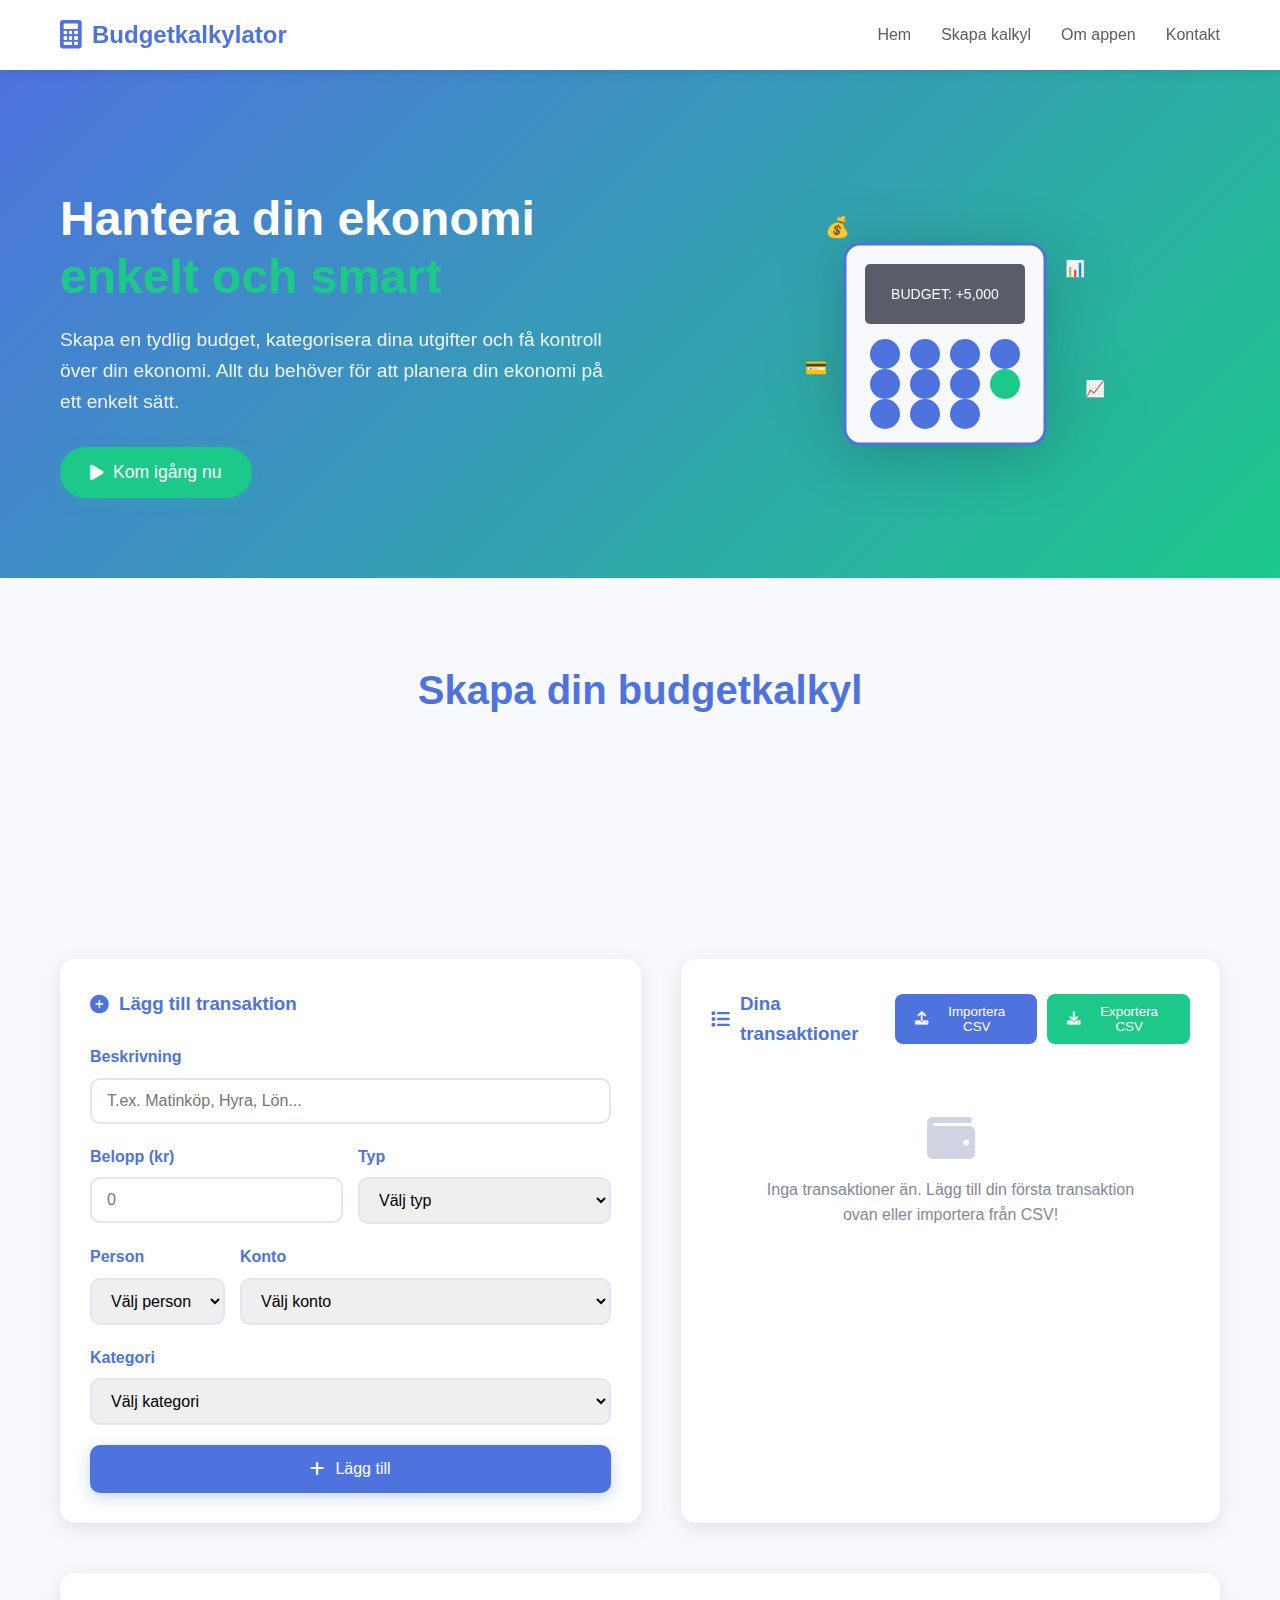
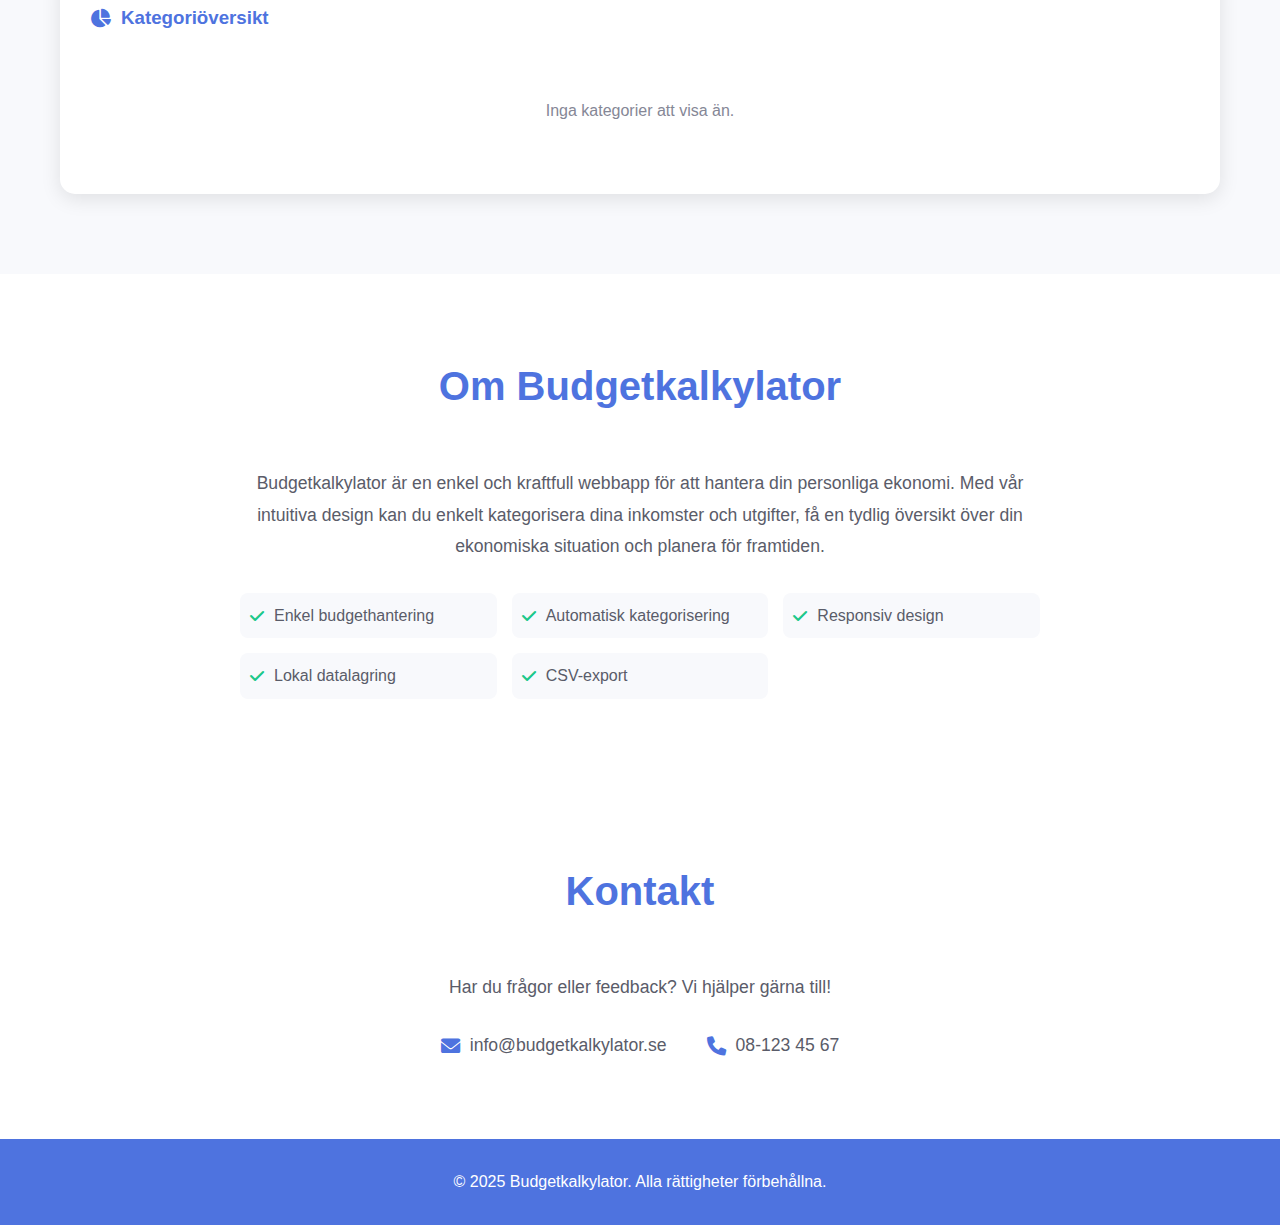
<file: index.html>
<!DOCTYPE html>
<html lang="sv">
<head>
    <meta charset="UTF-8">
    <meta name="viewport" content="width=device-width, initial-scale=1.0">
    <title>Budgetkalkylator - Hantera din ekonomi enkelt</title>
    <link rel="stylesheet" href="styles.css">
    <link href="https://cdnjs.cloudflare.com/ajax/libs/font-awesome/6.0.0/css/all.min.css" rel="stylesheet">
</head>
<body>
    <!-- Navigation -->
    <nav class="navbar">
        <div class="nav-container">
            <div class="nav-logo">
                <i class="fas fa-calculator"></i>
                <span>Budgetkalkylator</span>
            </div>
            <ul class="nav-menu">
                <li><a href="#hero" class="nav-link">Hem</a></li>
                <li><a href="#calculator" class="nav-link">Skapa kalkyl</a></li>
                <li><a href="#about" class="nav-link">Om appen</a></li>
                <li><a href="#contact" class="nav-link">Kontakt</a></li>
            </ul>
            <div class="hamburger">
                <span class="bar"></span>
                <span class="bar"></span>
                <span class="bar"></span>
            </div>
        </div>
    </nav>

    <!-- Hero Section -->
    <section id="hero" class="hero">
        <div class="hero-container">
            <div class="hero-content">
                <h1 class="hero-title">Hantera din ekonomi <span class="highlight">enkelt och smart</span></h1>
                <p class="hero-description">
                    Skapa en tydlig budget, kategorisera dina utgifter och få kontroll över din ekonomi. 
                    Allt du behöver för att planera din ekonomi på ett enkelt sätt.
                </p>
                <button class="cta-button" onclick="scrollToCalculator()">
                    <i class="fas fa-play"></i>
                    Kom igång nu
                </button>
            </div>
            <div class="hero-illustration">
                <svg width="400" height="300" viewBox="0 0 400 300" xmlns="http://www.w3.org/2000/svg">
                    <!-- Budget illustration -->
                    <defs>
                        <linearGradient id="moneyGradient" x1="0%" y1="0%" x2="100%" y2="100%">
                            <stop offset="0%" style="stop-color:#4E73DF;stop-opacity:1" />
                            <stop offset="100%" style="stop-color:#1CC88A;stop-opacity:1" />
                        </linearGradient>
                    </defs>
                    
                    <!-- Calculator base -->
                    <rect x="100" y="50" width="200" height="200" rx="15" fill="#F8F9FC" stroke="#4E73DF" stroke-width="3"/>
                    
                    <!-- Screen -->
                    <rect x="120" y="70" width="160" height="60" rx="5" fill="#5A5C69"/>
                    <text x="200" y="105" text-anchor="middle" fill="#F8F9FC" font-size="14" font-family="Arial">BUDGET: +5,000</text>
                    
                    <!-- Buttons -->
                    <circle cx="140" cy="160" r="15" fill="#4E73DF"/>
                    <circle cx="180" cy="160" r="15" fill="#4E73DF"/>
                    <circle cx="220" cy="160" r="15" fill="#4E73DF"/>
                    <circle cx="260" cy="160" r="15" fill="#4E73DF"/>
                    
                    <circle cx="140" cy="190" r="15" fill="#4E73DF"/>
                    <circle cx="180" cy="190" r="15" fill="#4E73DF"/>
                    <circle cx="220" cy="190" r="15" fill="#4E73DF"/>
                    <circle cx="260" cy="190" r="15" fill="#1CC88A"/>
                    
                    <circle cx="140" cy="220" r="15" fill="#4E73DF"/>
                    <circle cx="180" cy="220" r="15" fill="#4E73DF"/>
                    <circle cx="220" cy="220" r="15" fill="#4E73DF"/>
                    
                    <!-- Money symbols -->
                    <text x="80" y="40" font-size="20" fill="#1CC88A">💰</text>
                    <text x="320" y="80" font-size="16" fill="#4E73DF">📊</text>
                    <text x="60" y="180" font-size="18" fill="#1CC88A">💳</text>
                    <text x="340" y="200" font-size="16" fill="#4E73DF">📈</text>
                </svg>
            </div>
        </div>
    </section>

    <!-- Calculator Section -->
    <section id="calculator" class="calculator-section">
        <div class="container">
            <h2 class="section-title">Skapa din budgetkalkyl</h2>
            
            <!-- Summary Cards -->
            <div class="summary-cards">
                <div class="summary-card income">
                    <div class="card-icon">
                        <i class="fas fa-arrow-up"></i>
                    </div>
                    <div class="card-content">
                        <h3>Totala inkomster</h3>
                        <p class="amount" id="totalIncome">0 kr</p>
                    </div>
                </div>
                
                <div class="summary-card expense">
                    <div class="card-icon">
                        <i class="fas fa-arrow-down"></i>
                    </div>
                    <div class="card-content">
                        <h3>Totala utgifter</h3>
                        <p class="amount" id="totalExpenses">0 kr</p>
                    </div>
                </div>
                
                <div class="summary-card balance">
                    <div class="card-icon">
                        <i class="fas fa-balance-scale"></i>
                    </div>
                    <div class="card-content">
                        <h3>Saldo</h3>
                        <p class="amount" id="totalBalance">0 kr</p>
                    </div>
                </div>
            </div>

            <!-- Budget Form -->
            <div class="budget-form-container">
                <div class="form-section">
                    <h3><i class="fas fa-plus-circle"></i> Lägg till transaktion</h3>
                    <form id="budgetForm" class="budget-form">
                        <div class="form-group">
                            <label for="description">Beskrivning</label>
                            <input type="text" id="description" placeholder="T.ex. Matinköp, Hyra, Lön..." required>
                        </div>
                        
                        <div class="form-row">
                            <div class="form-group">
                                <label for="amount">Belopp (kr)</label>
                                <input type="number" id="amount" placeholder="0" step="0.01" required>
                            </div>
                            
                            <div class="form-group">
                                <label for="type">Typ</label>
                                <select id="type" required>
                                    <option value="">Välj typ</option>
                                    <option value="income">Inkomst</option>
                                    <option value="expense">Utgift</option>
                                </select>
                            </div>
                        </div>
                        
                        <div class="form-row">
                            <div class="form-group">
                                <label for="person">Person</label>
                                <select id="person" required>
                                    <option value="">Välj person</option>
                                </select>
                            </div>
                            
                            <div class="form-group">
                                <label for="account">Konto</label>
                                <select id="account" required>
                                    <option value="">Välj konto</option>
                                </select>
                            </div>
                        </div>
                        
                        <div class="form-group">
                            <label for="category">Kategori</label>
                            <select id="category" required>
                                <option value="">Välj kategori</option>
                            </select>
                        </div>
                        
                        <button type="submit" class="add-button">
                            <i class="fas fa-plus"></i>
                            Lägg till
                        </button>
                    </form>
                </div>

                <!-- Transactions List -->
                <div class="transactions-section">
                    <div class="transactions-header">
                        <h3><i class="fas fa-list"></i> Dina transaktioner</h3>
                        <div class="action-buttons">
                            <button id="importBtn" class="import-button">
                                <i class="fas fa-upload"></i>
                                Importera CSV
                            </button>
                            <button id="exportBtn" class="export-button" onclick="exportToCSV()">
                                <i class="fas fa-download"></i>
                                Exportera CSV
                            </button>
                        </div>
                    </div>
                    <div id="transactionsList" class="transactions-list">
                        <div class="empty-state">
                            <i class="fas fa-wallet"></i>
                            <p>Inga transaktioner än. Lägg till din första transaktion ovan eller importera från CSV!</p>
                        </div>
                    </div>
                </div>
            </div>

            <!-- Category Summary -->
            <div class="category-summary" id="categorySummary">
                <h3><i class="fas fa-chart-pie"></i> Kategoriöversikt</h3>
                <div id="categoryCards" class="category-cards">
                    <!-- Category cards will be populated by JavaScript -->
                </div>
            </div>
        </div>
    </section>

    <!-- About Section -->
    <section id="about" class="about-section">
        <div class="container">
            <h2 class="section-title">Om Budgetkalkylator</h2>
            <div class="about-content">
                <div class="about-text">
                    <p>
                        Budgetkalkylator är en enkel och kraftfull webbapp för att hantera din personliga ekonomi. 
                        Med vår intuitiva design kan du enkelt kategorisera dina inkomster och utgifter, 
                        få en tydlig översikt över din ekonomiska situation och planera för framtiden.
                    </p>
                    <ul class="feature-list">
                        <li><i class="fas fa-check"></i> Enkel budgethantering</li>
                        <li><i class="fas fa-check"></i> Automatisk kategorisering</li>
                        <li><i class="fas fa-check"></i> Responsiv design</li>
                        <li><i class="fas fa-check"></i> Lokal datalagring</li>
                        <li><i class="fas fa-check"></i> CSV-export</li>
                    </ul>
                </div>
            </div>
        </div>
    </section>

    <!-- Contact Section -->
    <section id="contact" class="contact-section">
        <div class="container">
            <h2 class="section-title">Kontakt</h2>
            <div class="contact-content">
                <p>Har du frågor eller feedback? Vi hjälper gärna till!</p>
                <div class="contact-info">
                    <div class="contact-item">
                        <i class="fas fa-envelope"></i>
                        <span>info@budgetkalkylator.se</span>
                    </div>
                    <div class="contact-item">
                        <i class="fas fa-phone"></i>
                        <span>08-123 45 67</span>
                    </div>
                </div>
            </div>
        </div>
    </section>

    <!-- Footer -->
    <footer class="footer">
        <div class="container">
            <p>&copy; 2025 Budgetkalkylator. Alla rättigheter förbehållna.</p>
        </div>
    </footer>

    <script src="script.js"></script>
</body>
</html>
</file>
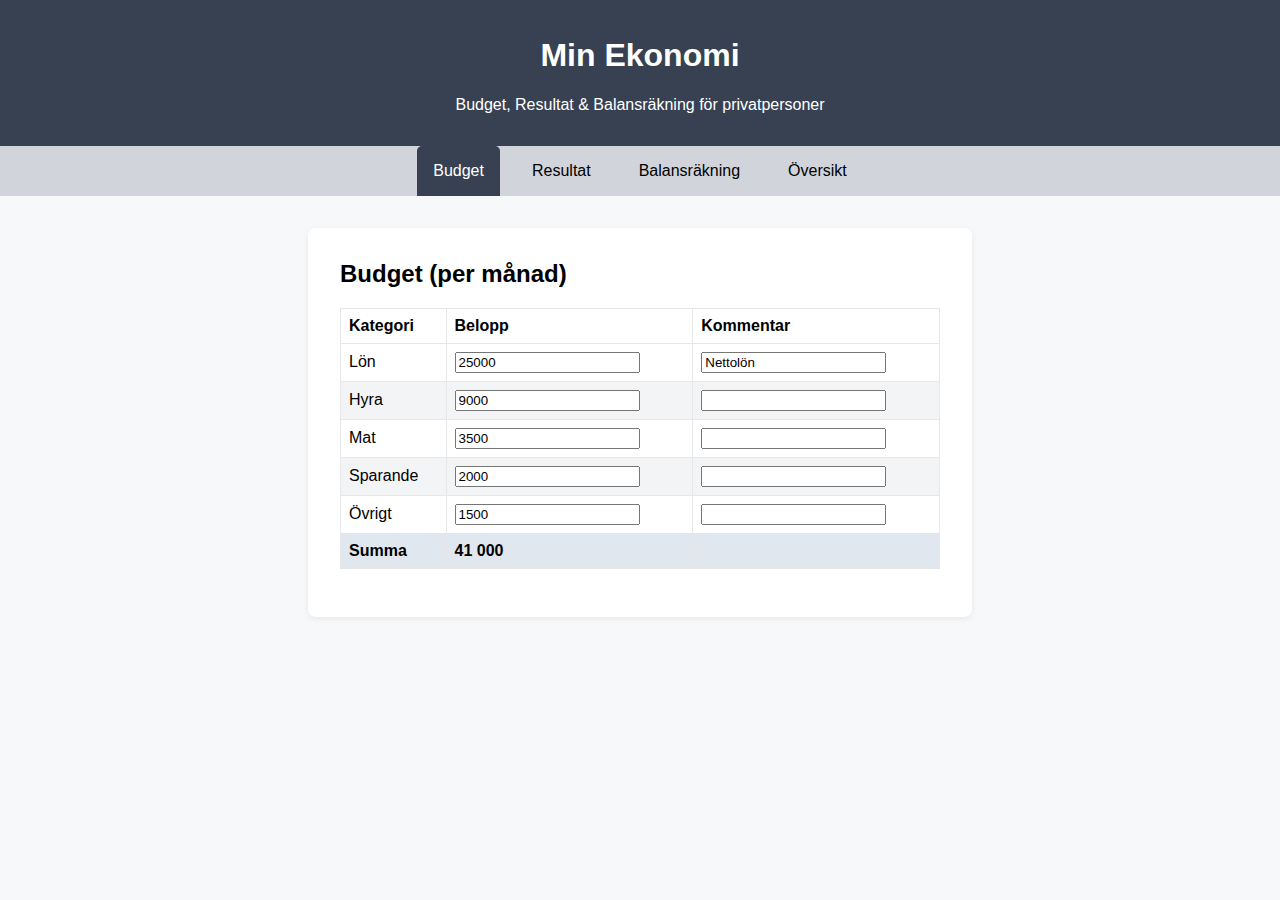
<file: v2/index.html>
<!DOCTYPE html>
<html lang="sv">
<head>
  <meta charset="UTF-8">
  <title>Min Ekonomi – Budget & Balans</title>
  <meta name="viewport" content="width=device-width, initial-scale=1">
  <style>
    body { font-family: sans-serif; margin: 0; background: #f6f8fa; }
    header { background: #374151; color: white; padding: 1rem; text-align: center;}
    nav { display: flex; justify-content: center; gap: 1rem; background: #d1d5db; }
    nav button { background: none; border: none; padding: 1rem; font-size: 1rem; cursor: pointer; }
    nav button.active { background: #374151; color: white; border-radius: 5px 5px 0 0; }
    main { max-width: 600px; margin: 2rem auto; background: white; padding: 2rem; border-radius: 8px; box-shadow: 0 2px 6px #0001; }
    h2 { margin-top: 0; }
    table { width: 100%; border-collapse: collapse; margin-bottom: 1rem; }
    th, td { border: 1px solid #e5e7eb; padding: 0.5rem; text-align: left; }
    tr:nth-child(even) { background: #f3f4f6; }
    .summary { font-weight: bold; background: #e0e7ef; }
    .positive { color: green; }
    .negative { color: #e11d48; }
    .diff-cell { font-weight: bold; }
    .diagram-bar { height: 20px; display: inline-block; vertical-align: middle; }
    @media (max-width: 700px) {
      main { padding: 1rem; }
      table, thead, tbody, th, td, tr { font-size: 0.95em; }
    }
  </style>
</head>
<body>
  <header>
    <h1>Min Ekonomi</h1>
    <p>Budget, Resultat & Balansräkning för privatpersoner</p>
  </header>
  <nav>
    <button class="active" onclick="showTab('budget')">Budget</button>
    <button onclick="showTab('result')">Resultat</button>
    <button onclick="showTab('balance')">Balansräkning</button>
    <button onclick="showTab('overview')">Översikt</button>
  </nav>
  <main>
    <!-- Budget -->
    <section id="budget-section">
      <h2>Budget (per månad)</h2>
      <table id="budget-table">
        <thead>
          <tr><th>Kategori</th><th>Belopp</th><th>Kommentar</th></tr>
        </thead>
        <tbody>
          <tr><td>Lön</td><td><input type="number" data-key="budget-0" value="25000"></td><td><input data-key="budget-0c" value="Nettolön"></td></tr>
          <tr><td>Hyra</td><td><input type="number" data-key="budget-1" value="9000"></td><td><input data-key="budget-1c"></td></tr>
          <tr><td>Mat</td><td><input type="number" data-key="budget-2" value="3500"></td><td><input data-key="budget-2c"></td></tr>
          <tr><td>Sparande</td><td><input type="number" data-key="budget-3" value="2000"></td><td><input data-key="budget-3c"></td></tr>
          <tr><td>Övrigt</td><td><input type="number" data-key="budget-4" value="1500"></td><td><input data-key="budget-4c"></td></tr>
        </tbody>
        <tfoot>
          <tr class="summary">
            <td>Summa</td>
            <td id="budget-sum"></td>
            <td></td>
          </tr>
        </tfoot>
      </table>
    </section>
    <!-- Resultat -->
    <section id="result-section" style="display:none">
      <h2>Resultat (utfall denna månad)</h2>
      <table id="result-table">
        <thead>
          <tr>
            <th>Kategori</th>
            <th>Budget</th>
            <th>Utfall</th>
            <th>Diff</th>
          </tr>
        </thead>
        <tbody>
          <tr>
            <td>Lön</td>
            <td><span class="budget-cell"></span></td>
            <td><input type="number" data-key="result-0" value="25000"></td>
            <td class="diff-cell"></td>
          </tr>
          <tr>
            <td>Hyra</td>
            <td><span class="budget-cell"></span></td>
            <td><input type="number" data-key="result-1" value="9000"></td>
            <td class="diff-cell"></td>
          </tr>
          <tr>
            <td>Mat</td>
            <td><span class="budget-cell"></span></td>
            <td><input type="number" data-key="result-2" value="4000"></td>
            <td class="diff-cell"></td>
          </tr>
          <tr>
            <td>Sparande</td>
            <td><span class="budget-cell"></span></td>
            <td><input type="number" data-key="result-3" value="1500"></td>
            <td class="diff-cell"></td>
          </tr>
          <tr>
            <td>Övrigt</td>
            <td><span class="budget-cell"></span></td>
            <td><input type="number" data-key="result-4" value="2000"></td>
            <td class="diff-cell"></td>
          </tr>
        </tbody>
        <tfoot>
          <tr class="summary">
            <td>Summa</td>
            <td id="result-budget-sum"></td>
            <td id="result-actual-sum"></td>
            <td id="result-diff-sum"></td>
          </tr>
        </tfoot>
      </table>
    </section>
    <!-- Balansräkning -->
    <section id="balance-section" style="display:none">
      <h2>Balansräkning</h2>
      <table>
        <thead>
          <tr><th>Tillgångar</th><th>Belopp</th></tr>
        </thead>
        <tbody id="assets-body">
          <tr><td>Bankkonto</td><td><input type="number" data-key="asset-0" value="15000"></td></tr>
          <tr><td>Fonder/Aktier</td><td><input type="number" data-key="asset-1" value="20000"></td></tr>
          <tr><td>Bil</td><td><input type="number" data-key="asset-2" value="50000"></td></tr>
        </tbody>
        <tfoot>
          <tr class="summary">
            <td>Summa tillgångar</td>
            <td id="assets-sum"></td>
          </tr>
        </tfoot>
      </table>
      <table>
        <thead>
          <tr><th>Skulder</th><th>Belopp</th></tr>
        </thead>
        <tbody id="debts-body">
          <tr><td>Bolån</td><td><input type="number" data-key="debt-0" value="300000"></td></tr>
          <tr><td>Billån</td><td><input type="number" data-key="debt-1" value="10000"></td></tr>
        </tbody>
        <tfoot>
          <tr class="summary">
            <td>Summa skulder</td>
            <td id="debts-sum"></td>
          </tr>
        </tfoot>
      </table>
      <div class="summary" style="margin-top:1em;">
        <span>Eget kapital: </span>
        <span id="capital-sum"></span>
      </div>
    </section>
    <!-- Översikt -->
    <section id="overview-section" style="display:none">
      <h2>Översikt</h2>
      <div>
        <p><strong>Månadens saldo:</strong> <span id="overview-saldo"></span></p>
        <p><strong>Sparkvot:</strong> <span id="overview-save-rate"></span></p>
        <p><strong>Förändring i eget kapital:</strong> <span id="overview-capital-change"></span></p>
      </div>
      <h3>Diagram: Budgetfördelning</h3>
      <div id="overview-diagram"></div>
    </section>
  </main>
  <script>
    // Helpers for localStorage
    function saveValue(key, value) {
      localStorage.setItem(key, value);
    }
    function loadValue(key, fallback) {
      const val = localStorage.getItem(key);
      return val !== null ? val : fallback;
    }
    function saveAllInputs() {
      document.querySelectorAll('input[data-key]').forEach(inp => {
        saveValue(inp.dataset.key, inp.value);
      });
    }
    function loadAllInputs() {
      document.querySelectorAll('input[data-key]').forEach(inp => {
        inp.value = loadValue(inp.dataset.key, inp.value);
      });
    }
    function setupInputListeners() {
      document.querySelectorAll('input[data-key]').forEach(inp => {
        inp.addEventListener('input', () => {
          saveValue(inp.dataset.key, inp.value);
          updateBudgetSum();
          syncBudgetToResult();
          updateResultSum();
          updateBalance();
        });
      });
    }

    function showTab(tab) {
      document.getElementById('budget-section').style.display = tab === 'budget' ? '' : 'none';
      document.getElementById('result-section').style.display = tab === 'result' ? '' : 'none';
      document.getElementById('balance-section').style.display = tab === 'balance' ? '' : 'none';
      document.getElementById('overview-section').style.display = tab === 'overview' ? '' : 'none';
      document.querySelectorAll('nav button').forEach((btn, i) => {
        btn.classList.toggle('active',
          (tab === 'budget' && i===0) ||
          (tab === 'result' && i===1) ||
          (tab === 'balance' && i===2) ||
          (tab === 'overview' && i===3)
        );
      });
      if (tab === 'result') syncBudgetToResult();
      if (tab === 'overview') updateOverview();
    }

    function updateBudgetSum() {
      const table = document.getElementById('budget-table');
      let sum = 0;
      table.querySelectorAll('tbody tr').forEach(tr => {
        const val = parseFloat(tr.children[1].children[0].value) || 0;
        sum += val;
      });
      document.getElementById('budget-sum').textContent = sum.toLocaleString('sv-SE');
    }

    function syncBudgetToResult() {
      const budgetInputs = Array.from(document.querySelectorAll('#budget-table tbody tr td:nth-child(2) input'));
      const budgetCells = document.querySelectorAll('#result-table .budget-cell');
      let sum = 0;
      budgetInputs.forEach((input, i) => {
        const val = parseFloat(input.value) || 0;
        budgetCells[i].textContent = val.toLocaleString('sv-SE');
        sum += val;
      });
      document.getElementById('result-budget-sum').textContent = sum.toLocaleString('sv-SE');
      updateResultSum();
    }

    function updateResultSum() {
      const budgetCells = document.querySelectorAll('#result-table .budget-cell');
      const actualInputs = document.querySelectorAll('#result-table tbody tr td:nth-child(3) input');
      let sumBudget = 0, sumActual = 0, sumDiff = 0;
      document.querySelectorAll('#result-table tbody tr').forEach((tr, i) => {
        const budget = parseFloat(budgetCells[i].textContent.replace(/\s/g, '') || 0);
        const actual = parseFloat(actualInputs[i].value) || 0;
        const diff = actual - budget;
        const diffCell = tr.querySelector('.diff-cell');
        diffCell.textContent = diff >= 0 ? '+'+diff : diff;
        diffCell.className = 'diff-cell ' + (diff >= 0 ? 'positive':'negative');
        sumBudget += budget;
        sumActual += actual;
        sumDiff += diff;
      });
      document.getElementById('result-budget-sum').textContent = sumBudget.toLocaleString('sv-SE');
      document.getElementById('result-actual-sum').textContent = sumActual.toLocaleString('sv-SE');
      document.getElementById('result-diff-sum').textContent = (sumDiff >= 0 ? '+' : '') + sumDiff.toLocaleString('sv-SE');
      document.getElementById('result-diff-sum').className = sumDiff >= 0 ? 'positive' : 'negative';
    }

    function updateBalance() {
      let assets = 0, debts = 0;
      document.querySelectorAll('#assets-body input').forEach(inp => assets += parseFloat(inp.value) || 0);
      document.querySelectorAll('#debts-body input').forEach(inp => debts += parseFloat(inp.value) || 0);
      document.getElementById('assets-sum').textContent = assets.toLocaleString('sv-SE');
      document.getElementById('debts-sum').textContent = debts.toLocaleString('sv-SE');
      const capital = assets - debts;
      document.getElementById('capital-sum').textContent = capital.toLocaleString('sv-SE');
      document.getElementById('capital-sum').className = capital >= 0 ? 'positive' : 'negative';
    }

    function updateOverview() {
      const actualInputs = document.querySelectorAll('#result-table tbody tr td:nth-child(3) input');
      const budgetCells = document.querySelectorAll('#result-table .budget-cell');
      let income = parseFloat(actualInputs[0].value) || 0;
      let savings = parseFloat(actualInputs[3].value) || 0;
      let total = 0, outgoings = 0;
      actualInputs.forEach((inp, i) => {
        const val = parseFloat(inp.value) || 0;
        total += val;
        if (i > 0) outgoings += val;
      });
      const saldo = income - outgoings;
      document.getElementById('overview-saldo').textContent = saldo.toLocaleString('sv-SE');
      document.getElementById('overview-saldo').className = saldo >= 0 ? 'positive' : 'negative';

      const saveRate = income > 0 ? (savings / income * 100) : 0;
      document.getElementById('overview-save-rate').textContent = saveRate.toFixed(1) + ' %';

      document.getElementById('overview-capital-change').textContent = (saldo + savings).toLocaleString('sv-SE');

      const cats = ['Lön','Hyra','Mat','Sparande','Övrigt'];
      const vals = Array.from(budgetCells).map(c => parseFloat(c.textContent.replace(/\s/g, '')) || 0);
      const max = Math.max(...vals, 1);
      const colors = ['#16a34a', '#f59e42', '#fbbf24', '#60a5fa', '#e11d48'];
      let html = '';
      vals.forEach((v,i) => {
        const w = Math.round(200 * v / max);
        html += `<div>
          <span style="display:inline-block;width:80px">${cats[i]}</span>
          <span class="diagram-bar" style="width:${w}px;background:${colors[i]}"></span>
          <span style="margin-left:0.5em">${v.toLocaleString('sv-SE')}</span>
        </div>`;
      });
      document.getElementById('overview-diagram').innerHTML = html;
    }

    // Init
    loadAllInputs();
    setupInputListeners();
    updateBudgetSum();
    syncBudgetToResult();
    updateResultSum();
    updateBalance();

    // Spara på alla inputs även vid ändring utanför listeners (ex: autofyll)
    window.addEventListener('beforeunload', saveAllInputs);
  </script>
</body>
</html>
</file>
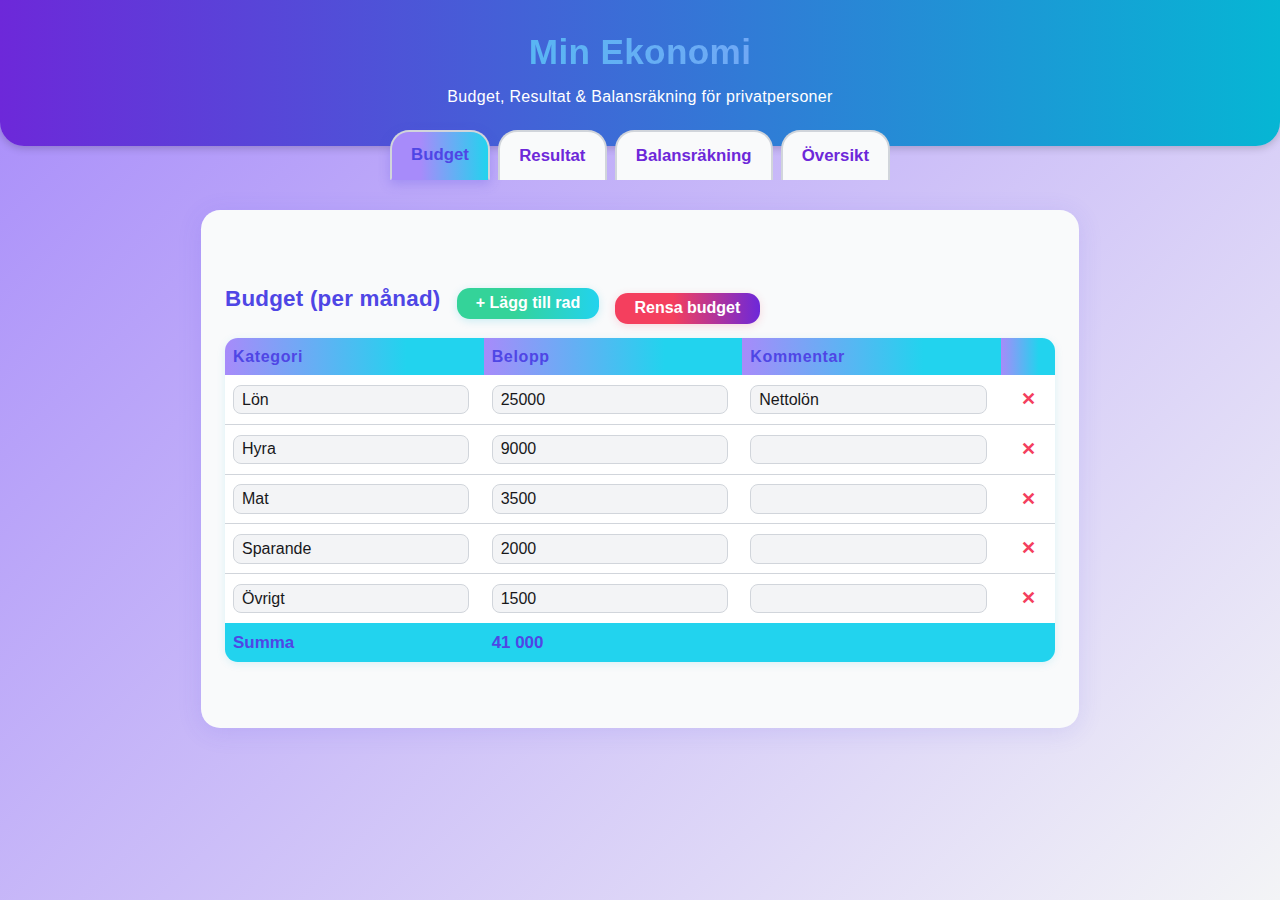
<file: v2/budget-app-modern-localstore.html>
<!DOCTYPE html>
<html lang="sv">
<head>
  <meta charset="UTF-8">
  <title>Min Ekonomi – Budget & Balans</title>
  <meta name="viewport" content="width=device-width, initial-scale=1">
  <style>
    :root {
      --primary: #6d28d9;
      --primary-light: #a78bfa;
      --secondary: #22d3ee;
      --secondary-dark: #06b6d4;
      --success: #34d399;
      --bg: #f3f4f6;
      --card: #f9fafb;
      --text: #18181b;
      --border: #d1d5db;
      --danger: #f43f5e;
      --accent: #4f46e5;
      --accent-light: #a5b4fc;
    }
    html, body { height: 100%; }
    body {
      font-family: 'Inter', 'Segoe UI', Arial, sans-serif;
      margin: 0; 
      background: linear-gradient(135deg, var(--primary-light) 0%, var(--bg) 100%);
      color: var(--text);
      min-height: 100vh;
    }
    header {
      background: linear-gradient(90deg, var(--primary), var(--secondary-dark));
      color: white;
      padding: 2rem 1rem 1.5rem 1rem;
      text-align: center;
      letter-spacing: 0.02em;
      box-shadow: 0 2px 8px #0003;
      border-radius: 0 0 1.5rem 1.5rem;
    }
    header h1 {
      margin: 0 0 0.4em 0;
      font-weight: 800;
      font-size: 2.2em;
      background: linear-gradient(90deg, var(--secondary) 0%, var(--primary-light) 100%);
      -webkit-background-clip: text;
      -webkit-text-fill-color: transparent;
      background-clip: text;
    }
    nav {
      display: flex; 
      justify-content: center; 
      gap: 0.5rem; 
      margin-top: -1rem;
      background: none;
    }
    nav button {
      background: var(--card);
      border: 2px solid var(--border);
      border-bottom: none;
      padding: 0.8rem 1.2rem;
      font-size: 1.05rem;
      color: var(--primary);
      font-weight: 600;
      cursor: pointer;
      border-radius: 1.2rem 1.2rem 0 0;
      transition: all 0.18s;
      outline: none;
      margin-bottom: -2px;
    }
    nav button.active, nav button:focus {
      background: linear-gradient(90deg, var(--primary-light) 30%, var(--secondary) 100%);
      color: var(--accent);
      border-bottom: 2px solid transparent;
      box-shadow: 0 4px 12px #4f46e540;
    }
    main {
      max-width: 830px; 
      margin: 2rem auto; 
      background: var(--card); 
      padding: 2.5rem 1.5rem;
      border-radius: 1.2rem;
      box-shadow: 0 4px 24px #4f46e520;
      min-height: 400px;
    }
    h2 {
      margin-top: 0;
      color: var(--accent);
      letter-spacing: 0.01em;
      font-size: 1.4em;
      font-weight: 800;
    }
    .flex-row {
      display: flex;
      gap: 1.5rem;
      flex-wrap: wrap;
      align-items: flex-start;
    }
    table {
      width: 100%;
      border-collapse: separate;
      border-spacing: 0;
      margin-bottom: 1.6rem;
      background: white;
      border-radius: 0.8rem;
      overflow: hidden;
      box-shadow: 0 2px 8px #06b6d420;
    }
    th, td {
      border-bottom: 1px solid var(--border);
      padding: 0.6rem 0.5rem;
      text-align: left;
      font-size: 1em;
      vertical-align: middle;
    }
    th {
      background: linear-gradient(90deg, var(--primary-light) 0%, var(--secondary) 70%);
      color: var(--accent);
      font-weight: 700;
      letter-spacing: 0.04em;
    }
    tr:last-child td, tr:last-child th {
      border-bottom: none;
    }
    .summary {
      font-weight: bold;
      background: var(--secondary);
      color: var(--accent);
      font-size: 1.06em;
    }
    .positive { color: var(--success); font-weight: 600; }
    .negative { color: var(--danger); font-weight: 600; }
    .diff-cell { font-weight: 600; }
    .diagram-bar {
      height: 18px; 
      display: inline-block; 
      vertical-align: middle; 
      border-radius: 3px;
      margin-right: .4em;
    }
    input[type="number"], input[type="text"] {
      padding: 0.3em 0.5em;
      font-size: 1em;
      border: 1.5px solid var(--border);
      border-radius: 0.5em;
      background: #f3f4f6;
      color: var(--text);
      width: 90%;
      transition: border 0.2s;
    }
    input[type="number"]:focus, input[type="text"]:focus {
      border: 1.5px solid var(--primary);
      outline: none;
      background: #e0e7ef;
      color: var(--primary);
    }
    .add-row-btn {
      background: linear-gradient(90deg, var(--success) 40%, var(--secondary) 100%);
      color: white;
      border: none;
      font-weight: 700;
      border-radius: 0.8em;
      padding: 0.4em 1.2em;
      margin: 0.4em 0 1em 0;
      cursor: pointer;
      font-size: 1em;
      transition: background 0.2s, color 0.2s;
      box-shadow: 0 2px 8px #06b6d430;
    }
    .add-row-btn:hover {
      background: linear-gradient(90deg, var(--secondary-dark) 40%, var(--primary) 100%);
      color: var(--success);
    }
    .remove-row-btn {
      color: var(--danger);
      background: none;
      border: none;
      font-size: 1.1em;
      cursor: pointer;
      font-weight: bold;
      margin-left: 0.3em;
      border-radius: 50%;
      padding: 0 0.4em;
      line-height: 1.3;
      transition: background 0.15s;
    }
    .remove-row-btn:hover {
      background: #fee2e2;
    }
    .section-title-bar {
      display: flex;
      align-items: center;
      gap: 1em;
      margin-bottom: 0.2em;
      margin-top: 2em;
    }
    .section-title-bar h3 {
      margin: 0;
      color: var(--primary);
      font-size: 1.09em;
      font-weight: 600;
      letter-spacing: 0.01em;
      background: none;
    }
    .account-number {
      font-size: 0.97em;
      color: var(--accent);
      font-weight: 500;
      opacity: 0.8;
      margin-left: 0.2em;
      letter-spacing: 0.03em;
    }
    .category {
      font-size: 0.97em;
      color: var(--secondary-dark);
      font-weight: 500;
      opacity: 0.9;
      margin-left: 0.2em;
    }
    .overview-card {
      background: linear-gradient(90deg, var(--secondary) 0%, var(--primary-light) 100%);
      border-radius: 1.1rem;
      color: var(--accent);
      font-weight: 700;
      font-size: 1.15em;
      padding: 1.1em 1.5em;
      margin: 1.2em 0 2em 0;
      box-shadow: 0 2px 18px #6d28d940;
    }
    .diagram-container {
      background: #f3f4f6;
      border-radius: .7em;
      padding: 0.8em 1em 0.4em 1em;
      margin-bottom: 1.5em;
      box-shadow: 0 2px 8px #06b6d410;
      min-width: 250px;
    }
    .section-actions {
      margin-bottom: 1em;
      display: flex;
      gap: 1em;
      flex-wrap: wrap;
    }
    .reset-btn {
      background: linear-gradient(90deg, var(--danger) 40%, var(--primary) 100%);
      color: #fff;
      border: none;
      border-radius: 0.8em;
      padding: 0.4em 1.2em;
      font-weight: 700;
      font-size: 1em;
      cursor: pointer;
      transition: background 0.2s;
      box-shadow: 0 2px 8px #f43f5e30;
    }
    .reset-btn:hover {
      background: linear-gradient(90deg, var(--primary-light) 10%, var(--danger) 100%);
      color: var(--danger);
    }
    @media (max-width: 900px) {
      main { padding: 1rem; }
      .flex-row { flex-direction: column; gap: 0.5em; }
      table { font-size: 0.97em; }
    }
    @media (max-width: 650px) {
      main { padding: 0.2em; }
      th, td { font-size: 0.95em; }
      .overview-card { font-size: 1em; padding: 1em; }
      .section-title-bar { flex-direction: column; align-items: flex-start; }
    }
  </style>
</head>
<body>
  <header>
    <h1>Min Ekonomi</h1>
    <p>Budget, Resultat & Balansräkning för privatpersoner</p>
  </header>
  <nav>
    <button class="active" onclick="showTab('budget')">Budget</button>
    <button onclick="showTab('result')">Resultat</button>
    <button onclick="showTab('balance')">Balansräkning</button>
    <button onclick="showTab('overview')">Översikt</button>
  </nav>
  <main>
    <!-- Budget -->
    <section id="budget-section">
      <div class="section-title-bar">
        <h2>Budget (per månad)</h2>
        <button class="add-row-btn" onclick="addBudgetRow()">+ Lägg till rad</button>
        <button class="reset-btn" onclick="resetSection('budget')">Rensa budget</button>
      </div>
      <table id="budget-table">
        <thead>
          <tr>
            <th>Kategori</th>
            <th>Belopp</th>
            <th>Kommentar</th>
            <th></th>
          </tr>
        </thead>
        <tbody></tbody>
        <tfoot>
          <tr class="summary">
            <td>Summa</td>
            <td id="budget-sum"></td>
            <td colspan="2"></td>
          </tr>
        </tfoot>
      </table>
    </section>
    <!-- Resultat -->
    <section id="result-section" style="display:none">
      <div class="section-title-bar">
        <h2>Resultat (utfall denna månad)</h2>
        <button class="add-row-btn" onclick="addResultRow()">+ Lägg till rad</button>
        <button class="reset-btn" onclick="resetSection('result')">Rensa resultat</button>
      </div>
      <table id="result-table">
        <thead>
          <tr>
            <th>Konto-nr</th>
            <th>Kategori</th>
            <th>Budget</th>
            <th>Utfall</th>
            <th>Diff</th>
            <th></th>
          </tr>
        </thead>
        <tbody></tbody>
        <tfoot>
          <tr class="summary">
            <td colspan="2">Summa</td>
            <td id="result-budget-sum"></td>
            <td id="result-actual-sum"></td>
            <td id="result-diff-sum"></td>
            <td></td>
          </tr>
        </tfoot>
      </table>
    </section>
    <!-- Balansräkning -->
    <section id="balance-section" style="display:none">
      <div class="flex-row">
        <div style="flex:1; min-width:260px;">
          <div class="section-title-bar">
            <h3>Tillgångar</h3>
            <button class="add-row-btn" onclick="addBalanceRow('assets')">+ Lägg till</button>
          </div>
          <table>
            <thead>
              <tr>
                <th>Konto-nr</th>
                <th>Kategori</th>
                <th>Belopp</th>
                <th></th>
              </tr>
            </thead>
            <tbody id="assets-body"></tbody>
            <tfoot>
              <tr class="summary">
                <td colspan="2">Summa tillgångar</td>
                <td id="assets-sum"></td>
                <td></td>
              </tr>
            </tfoot>
          </table>
        </div>
        <div style="flex:1; min-width:260px;">
          <div class="section-title-bar">
            <h3>Skulder</h3>
            <button class="add-row-btn" onclick="addBalanceRow('debts')">+ Lägg till</button>
          </div>
          <table>
            <thead>
              <tr>
                <th>Konto-nr</th>
                <th>Kategori</th>
                <th>Belopp</th>
                <th></th>
              </tr>
            </thead>
            <tbody id="debts-body"></tbody>
            <tfoot>
              <tr class="summary">
                <td colspan="2">Summa skulder</td>
                <td id="debts-sum"></td>
                <td></td>
              </tr>
            </tfoot>
          </table>
        </div>
      </div>
      <div class="overview-card" style="margin-top:1.5em;">
        <span>Eget kapital: </span>
        <span id="capital-sum"></span>
      </div>
      <button class="reset-btn" onclick="resetSection('balance')">Rensa balansräkning</button>
    </section>
    <!-- Översikt -->
    <section id="overview-section" style="display:none">
      <div class="overview-card">
        <p><strong>Månadens saldo:</strong> <span id="overview-saldo"></span></p>
        <p><strong>Sparkvot:</strong> <span id="overview-save-rate"></span></p>
        <p><strong>Eget kapital:</strong> <span id="overview-capital"></span></p>
      </div>
      <div class="diagram-container">
        <h3 style="margin:0 0 0.5em 0;">Diagram: Budgetfördelning</h3>
        <div id="overview-diagram"></div>
      </div>
      <button class="reset-btn" onclick="resetAll()">Rensa allt</button>
    </section>
  </main>
  <script>
    // ---- Data Structure ----
    const defaultData = {
      budget: [
        { category: "Lön", value: 25000, comment: "Nettolön" },
        { category: "Hyra", value: 9000, comment: "" },
        { category: "Mat", value: 3500, comment: "" },
        { category: "Sparande", value: 2000, comment: "" },
        { category: "Övrigt", value: 1500, comment: "" }
      ],
      result: [
        { account: "3010", category: "Lön", budget: 25000, actual: 25000 },
        { account: "5010", category: "Hyra", budget: 9000, actual: 9000 },
        { account: "5020", category: "Mat", budget: 3500, actual: 4000 },
        { account: "3011", category: "Sparande", budget: 2000, actual: 1500 },
        { account: "6999", category: "Övrigt", budget: 1500, actual: 2000 }
      ],
      assets: [
        { account: "1930", category: "Bankkonto", value: 15000 },
        { account: "1810", category: "Fonder/Aktier", value: 20000 },
        { account: "1240", category: "Bil", value: 50000 }
      ],
      debts: [
        { account: "2350", category: "Bolån", value: 300000 },
        { account: "2351", category: "Billån", value: 10000 }
      ]
    };
    let data = {};

    // ---- Storage ----
    function loadData() {
      try {
        const raw = localStorage.getItem('meq-data');
        data = raw ? JSON.parse(raw) : JSON.parse(JSON.stringify(defaultData));
      } catch {
        data = JSON.parse(JSON.stringify(defaultData));
      }
    }
    function saveData() {
      localStorage.setItem('meq-data', JSON.stringify(data));
    }
    function resetSection(section) {
      if (!confirm('Vill du rensa denna sektion?')) return;
      data[section] = JSON.parse(JSON.stringify(defaultData[section]));
      saveData();
      renderAll();
    }
    function resetAll() {
      if (!confirm('Vill du rensa ALLA SEKTIONER?')) return;
      data = JSON.parse(JSON.stringify(defaultData));
      saveData();
      renderAll();
    }

    // ---- Budget ----
    function renderBudget() {
      const tbody = document.querySelector('#budget-table tbody');
      tbody.innerHTML = '';
      data.budget.forEach((row, i) => {
        const tr = document.createElement('tr');
        tr.innerHTML = `
          <td><input type="text" value="${row.category}" onchange="editBudget(${i},'category',this.value)"></td>
          <td><input type="number" value="${row.value}" onchange="editBudget(${i},'value',this.value)"></td>
          <td><input type="text" value="${row.comment||''}" onchange="editBudget(${i},'comment',this.value)"></td>
          <td><button class="remove-row-btn" onclick="removeBudgetRow(${i})" title="Ta bort rad">✕</button></td>
        `;
        tbody.appendChild(tr);
      });
      updateBudgetSum();
    }
    function editBudget(i, key, val) {
      if (key === 'value') val = parseFloat(val) || 0;
      data.budget[i][key] = val;
      saveData();
      renderBudget();
      renderResult();
      renderOverview();
    }
    function addBudgetRow() {
      data.budget.push({ category: "", value: 0, comment: "" });
      saveData(); renderBudget();
    }
    function removeBudgetRow(i) {
      data.budget.splice(i, 1);
      saveData(); renderBudget();
    }
    function updateBudgetSum() {
      const sum = data.budget.reduce((s, r) => s + (parseFloat(r.value) || 0), 0);
      document.getElementById('budget-sum').textContent = sum.toLocaleString('sv-SE');
    }

    // ---- Resultat ----
    function renderResult() {
      const tbody = document.querySelector('#result-table tbody');
      tbody.innerHTML = '';
      data.result.forEach((row, i) => {
        const tr = document.createElement('tr');
        tr.innerHTML = `
          <td><input type="text" value="${row.account||""}" onchange="editResult(${i},'account',this.value)" placeholder="xxxx"></td>
          <td><input type="text" value="${row.category||""}" onchange="editResult(${i},'category',this.value)" placeholder="Kategori"></td>
          <td><input type="number" value="${row.budget||0}" onchange="editResult(${i},'budget',this.value)"></td>
          <td><input type="number" value="${row.actual||0}" onchange="editResult(${i},'actual',this.value)"></td>
          <td class="diff-cell"></td>
          <td><button class="remove-row-btn" onclick="removeResultRow(${i})" title="Ta bort rad">✕</button></td>
        `;
        tbody.appendChild(tr);
      });
      updateResultSum();
    }
    function editResult(i, key, val) {
      if (key === 'budget' || key === 'actual') val = parseFloat(val) || 0;
      data.result[i][key] = val;
      saveData();
      renderResult();
      renderOverview();
    }
    function addResultRow() {
      data.result.push({ account: "", category: "", budget: 0, actual: 0 });
      saveData(); renderResult();
    }
    function removeResultRow(i) {
      data.result.splice(i, 1);
      saveData(); renderResult();
    }
    function updateResultSum() {
      let sumBudget=0, sumActual=0, sumDiff=0;
      document.querySelectorAll('#result-table tbody tr').forEach((tr, i) => {
        const budget = parseFloat(data.result[i].budget) || 0;
        const actual = parseFloat(data.result[i].actual) || 0;
        const diff = actual - budget;
        const diffCell = tr.querySelector('.diff-cell');
        diffCell.textContent = (diff >= 0 ? '+' : '') + diff.toLocaleString('sv-SE');
        diffCell.className = 'diff-cell ' + (diff >= 0 ? 'positive':'negative');
        sumBudget += budget;
        sumActual += actual;
        sumDiff += diff;
      });
      document.getElementById('result-budget-sum').textContent = sumBudget.toLocaleString('sv-SE');
      document.getElementById('result-actual-sum').textContent = sumActual.toLocaleString('sv-SE');
      document.getElementById('result-diff-sum').textContent = (sumDiff >= 0 ? '+' : '') + sumDiff.toLocaleString('sv-SE');
      document.getElementById('result-diff-sum').className = sumDiff >= 0 ? 'positive' : 'negative';
    }

    // ---- Balansräkning ----
    function renderBalance() {
      renderBalanceSection('assets');
      renderBalanceSection('debts');
      updateBalance();
    }
    function renderBalanceSection(section) {
      const tbody = document.getElementById(section+'-body');
      tbody.innerHTML = '';
      data[section].forEach((row, i) => {
        const tr = document.createElement('tr');
        tr.innerHTML = `
          <td><input type="text" value="${row.account||""}" onchange="editBalance('${section}',${i},'account',this.value)" placeholder="xxxx"></td>
          <td><input type="text" value="${row.category||""}" onchange="editBalance('${section}',${i},'category',this.value)" placeholder="Kategori"></td>
          <td><input type="number" value="${row.value||0}" onchange="editBalance('${section}',${i},'value',this.value)"></td>
          <td><button class="remove-row-btn" onclick="removeBalanceRow('${section}',${i})" title="Ta bort rad">✕</button></td>
        `;
        tbody.appendChild(tr);
      });
      // Update sum
      const sum = data[section].reduce((s, r) => s + (parseFloat(r.value) || 0), 0);
      document.getElementById(section+'-sum').textContent = sum.toLocaleString('sv-SE');
    }
    function editBalance(section, i, key, val) {
      if (key === 'value') val = parseFloat(val) || 0;
      data[section][i][key] = val;
      saveData(); renderBalance();
      renderOverview();
    }
    function addBalanceRow(section) {
      data[section].push({ account: "", category: "", value: 0 });
      saveData(); renderBalance();
    }
    function removeBalanceRow(section, i) {
      data[section].splice(i, 1);
      saveData(); renderBalance();
    }
    function updateBalance() {
      const assets = data.assets.reduce((s, r) => s + (parseFloat(r.value) || 0), 0);
      const debts = data.debts.reduce((s, r) => s + (parseFloat(r.value) || 0), 0);
      const capital = assets - debts;
      document.getElementById('capital-sum').textContent = capital.toLocaleString('sv-SE');
      document.getElementById('capital-sum').className = capital >= 0 ? 'positive' : 'negative';
    }

    // ---- Översikt ----
    function renderOverview() {
      // Saldoberäkning
      let income = 0, savings = 0, outgoings = 0;
      data.result.forEach(r => {
        if (r.budget > 0 || r.actual > 0) {
          if ((r.category||"").toLowerCase().includes("lön")) income += r.actual||0;
          else if ((r.category||"").toLowerCase().includes("spar")) savings += r.actual||0;
          else outgoings += r.actual||0;
        }
      });
      const saldo = income - (outgoings + savings);
      document.getElementById('overview-saldo').textContent = saldo.toLocaleString('sv-SE');
      document.getElementById('overview-saldo').className = saldo >= 0 ? 'positive' : 'negative';
      // Sparkvot
      let saveRate = income > 0 ? (savings / income * 100) : 0;
      document.getElementById('overview-save-rate').textContent = saveRate.toFixed(1) + ' %';
      // Eget kapital
      const assets = data.assets.reduce((s, r) => s + (parseFloat(r.value) || 0), 0);
      const debts = data.debts.reduce((s, r) => s + (parseFloat(r.value) || 0), 0);
      const capital = assets - debts;
      document.getElementById('overview-capital').textContent = capital.toLocaleString('sv-SE');
      document.getElementById('overview-capital').className = capital >= 0 ? 'positive' : 'negative';
      // Diagram
      const cats = data.budget.map(b => b.category || "Okänd");
      const vals = data.budget.map(b => parseFloat(b.value)||0);
      const max = Math.max(...vals, 1);
      const colors = ["#34d399","#06b6d4","#a78bfa","#4f46e5","#818cf8","#0ea5e9","#e879f9"];
      let html = '';
      vals.forEach((v,i) => {
        const w = Math.round(210 * v / max);
        html += `<div style="margin-bottom:0.7em;">
          <span style="display:inline-block;width:90px">${cats[i]}</span>
          <span class="diagram-bar" style="width:${w}px;background:${colors[i%colors.length]}"></span>
          <span style="margin-left:0.5em">${v.toLocaleString('sv-SE')}</span>
        </div>`;
      });
      document.getElementById('overview-diagram').innerHTML = html;
    }

    // ---- Navigation + Render ----
    function showTab(tab) {
      document.getElementById('budget-section').style.display = tab === 'budget' ? '' : 'none';
      document.getElementById('result-section').style.display = tab === 'result' ? '' : 'none';
      document.getElementById('balance-section').style.display = tab === 'balance' ? '' : 'none';
      document.getElementById('overview-section').style.display = tab === 'overview' ? '' : 'none';
      document.querySelectorAll('nav button').forEach((btn, i) => {
        btn.classList.toggle('active',
          (tab === 'budget' && i===0) ||
          (tab === 'result' && i===1) ||
          (tab === 'balance' && i===2) ||
          (tab === 'overview' && i===3)
        );
      });
      if (tab === 'overview') renderOverview();
    }

    function renderAll() {
      renderBudget();
      renderResult();
      renderBalance();
      renderOverview();
    }

    // ---- INIT ----
    loadData();
    renderAll();
    // Save on every change
    window.addEventListener('beforeunload', saveData);

    // Hotkeys: [Ctrl+Shift+B] for balance, [Ctrl+Shift+R] for result, etc.
    document.addEventListener('keydown', e => {
      if (e.ctrlKey && e.shiftKey) {
        if (e.key==='B' || e.key==='b') { showTab('balance'); e.preventDefault();}
        if (e.key==='R' || e.key==='r') { showTab('result'); e.preventDefault();}
        if (e.key==='O' || e.key==='o') { showTab('overview'); e.preventDefault();}
        if (e.key==='U' || e.key==='u') { showTab('budget'); e.preventDefault();}
      }
    });
  </script>
</body>
</html>
</file>
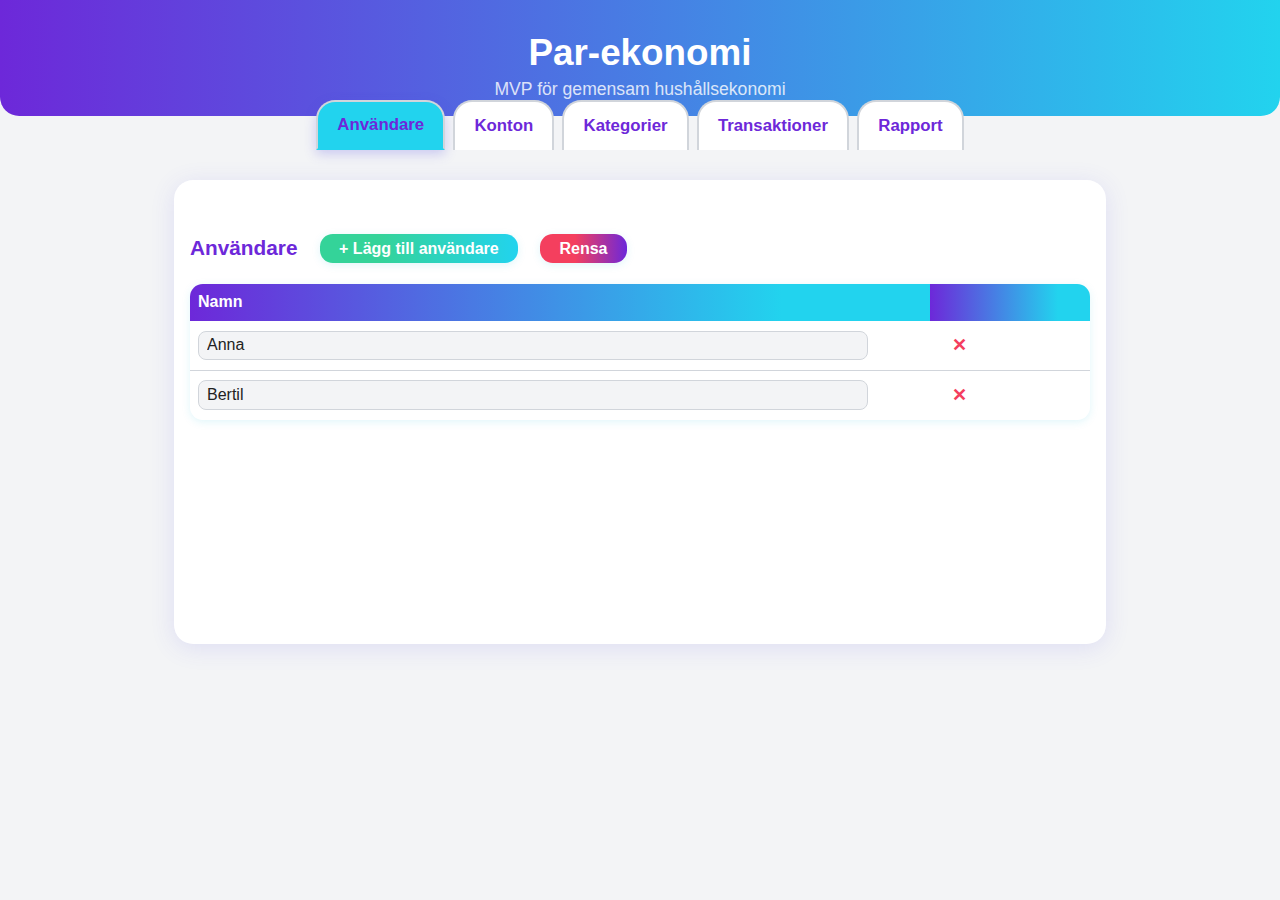
<file: v3/par-ekonomi-mvp-app.html>
<!DOCTYPE html>
<html lang="sv">
<head>
  <meta charset="UTF-8">
  <title>Par-ekonomi MVP</title>
  <meta name="viewport" content="width=device-width, initial-scale=1">
  <style>
    :root {
      --primary: #6d28d9;
      --secondary: #22d3ee;
      --success: #34d399;
      --danger: #f43f5e;
      --gray: #f3f4f6;
      --border: #d1d5db;
      --card: #fff;
    }
    body {
      font-family: 'Segoe UI', Arial, sans-serif;
      background: var(--gray);
      margin: 0;
      min-height: 100vh;
    }
    header {
      background: linear-gradient(90deg, var(--primary), var(--secondary));
      color: white;
      padding: 2rem 1rem 1rem 1rem;
      text-align: center;
      border-radius: 0 0 1.2rem 1.2rem;
    }
    header h1 { margin: 0; font-size: 2.3em; }
    nav {
      display: flex;
      justify-content: center;
      gap: 0.5rem;
      margin-top: -1rem;
      background: none;
    }
    nav button {
      background: var(--card);
      border: 2px solid var(--border);
      border-bottom: none;
      padding: 0.8rem 1.2rem;
      font-size: 1.05rem;
      color: var(--primary);
      font-weight: 600;
      cursor: pointer;
      border-radius: 1.2rem 1.2rem 0 0;
      margin-bottom: -2px;
      transition: all 0.18s;
    }
    nav button.active {
      background: var(--secondary);
      color: var(--primary);
      border-bottom: 2px solid transparent;
      box-shadow: 0 4px 12px #4f46e540;
    }
    main {
      max-width: 900px;
      margin: 2rem auto;
      background: var(--card);
      padding: 2rem 1rem;
      border-radius: 1.2rem;
      box-shadow: 0 4px 24px #4f46e520;
      min-height: 400px;
    }
    h2 {
      color: var(--primary);
      font-size: 1.3em;
      font-weight: 800;
      margin-top: 0.4em;
    }
    .section-bar {
      display: flex;
      align-items: center;
      gap: 1em;
      margin-bottom: .4em;
      margin-top: 1em;
    }
    .section-bar h3 {
      margin: 0;
      color: var(--secondary);
      font-size: 1.07em;
      font-weight: 600;
      background: none;
    }
    .add-btn, .reset-btn {
      background: linear-gradient(90deg, var(--success) 30%, var(--secondary) 100%);
      color: white;
      border: none;
      border-radius: 0.8em;
      padding: 0.35em 1.2em;
      font-weight: 700;
      font-size: 1em;
      cursor: pointer;
      margin-bottom: 0.5em;
      margin-left: 0.4em;
      transition: background 0.2s, color 0.2s;
      box-shadow: 0 2px 8px #06b6d420;
    }
    .add-btn:hover { background: linear-gradient(90deg, var(--secondary) 40%, var(--primary) 100%);}
    .reset-btn {
      background: linear-gradient(90deg, var(--danger) 40%, var(--primary) 100%);
      color: #fff;
      margin-left: 0.4em;
    }
    .reset-btn:hover { background: linear-gradient(90deg, var(--primary) 10%, var(--danger) 100%); color: var(--danger);}
    .remove-btn {
      color: var(--danger);
      background: none;
      border: none;
      font-size: 1.1em;
      cursor: pointer;
      font-weight: bold;
      margin-left: 0.4em;
      border-radius: 50%;
      padding: 0 0.4em;
      line-height: 1.3;
      transition: background 0.15s;
    }
    .remove-btn:hover { background: #fee2e2; }
    table {
      width: 100%;
      border-collapse: separate;
      border-spacing: 0;
      margin-bottom: 1.6rem;
      background: white;
      border-radius: 0.8rem;
      overflow: hidden;
      box-shadow: 0 2px 8px #06b6d420;
    }
    th, td {
      border-bottom: 1px solid var(--border);
      padding: 0.6rem 0.5rem;
      text-align: left;
      font-size: 1em;
      vertical-align: middle;
    }
    th {
      background: linear-gradient(90deg, var(--primary) 0%, var(--secondary) 80%);
      color: white;
      font-weight: 700;
    }
    tr:last-child td, tr:last-child th { border-bottom: none; }
    input[type="number"], input[type="text"], select {
      padding: 0.3em 0.5em;
      font-size: 1em;
      border: 1.5px solid var(--border);
      border-radius: 0.5em;
      background: #f3f4f6;
      color: #222;
      width: 90%;
      transition: border 0.2s;
    }
    input[type="number"]:focus, input[type="text"]:focus, select:focus {
      border: 1.5px solid var(--primary);
      outline: none;
      background: #e0e7ef;
    }
    .summary {
      font-weight: bold;
      background: var(--gray);
      color: var(--primary);
      font-size: 1.06em;
    }
    .positive { color: var(--success); font-weight: 600; }
    .negative { color: var(--danger); font-weight: 600; }
    .diff-cell { font-weight: 600; }
    .rapport {
      margin-top: 1.2em;
      background: #f9fafb;
      border-radius: 0.8em;
      padding: 1em 1em 0.5em 1em;
      box-shadow: 0 2px 8px #6d28d930;
    }
    @media (max-width: 900px) {
      main { padding: 1rem; }
      th, td { font-size: 0.95em; }
    }
    @media (max-width: 650px) {
      main { padding: 0.1em; }
      th, td { font-size: 0.92em; }
    }
  </style>
</head>
<body>
  <header>
    <h1>Par-ekonomi</h1>
    <div style="font-size:1.1em;opacity:.8;margin-top:0.3em;">MVP för gemensam hushållsekonomi</div>
  </header>
  <nav>
    <button class="active" onclick="showTab('users')">Användare</button>
    <button onclick="showTab('accounts')">Konton</button>
    <button onclick="showTab('categories')">Kategorier</button>
    <button onclick="showTab('transactions')">Transaktioner</button>
    <button onclick="showTab('report')">Rapport</button>
  </nav>
  <main>
    <!-- Användare -->
    <section id="users-section">
      <div class="section-bar">
        <h2>Användare</h2>
        <button class="add-btn" onclick="addUser()">+ Lägg till användare</button>
        <button class="reset-btn" onclick="resetSection('users')">Rensa</button>
      </div>
      <table>
        <thead><tr><th>Namn</th><th></th></tr></thead>
        <tbody id="users-tbody"></tbody>
      </table>
    </section>
    <!-- Konton -->
    <section id="accounts-section" style="display:none">
      <div class="section-bar">
        <h2>Bankkonton</h2>
        <button class="add-btn" onclick="addAccount()">+ Lägg till konto</button>
        <button class="reset-btn" onclick="resetSection('accounts')">Rensa</button>
      </div>
      <table>
        <thead>
          <tr>
            <th>Namn</th>
            <th>Ägare</th>
            <th>Saldo</th>
            <th></th>
          </tr>
        </thead>
        <tbody id="accounts-tbody"></tbody>
      </table>
    </section>
    <!-- Kategorier -->
    <section id="categories-section" style="display:none">
      <div class="section-bar">
        <h2>Kategorier</h2>
        <button class="add-btn" onclick="addCategory()">+ Lägg till kategori</button>
        <button class="reset-btn" onclick="resetSection('categories')">Rensa</button>
      </div>
      <table>
        <thead>
          <tr>
            <th>Namn</th>
            <th>Fördelning (%)</th>
            <th></th>
          </tr>
        </thead>
        <tbody id="categories-tbody"></tbody>
      </table>
    </section>
    <!-- Transaktioner -->
    <section id="transactions-section" style="display:none">
      <div class="section-bar">
        <h2>Transaktioner</h2>
        <button class="add-btn" onclick="addTransaction()">+ Lägg till transaktion</button>
        <button class="reset-btn" onclick="resetSection('transactions')">Rensa</button>
      </div>
      <table>
        <thead>
          <tr>
            <th>Datum</th>
            <th>Kategori</th>
            <th>Belopp</th>
            <th>Betalat av</th>
            <th>Konto</th>
            <th>Gemensam</th>
            <th></th>
          </tr>
        </thead>
        <tbody id="transactions-tbody"></tbody>
      </table>
    </section>
    <!-- Rapport -->
    <section id="report-section" style="display:none">
      <div class="section-bar">
        <h2>Rapport / Utjämning</h2>
        <button class="reset-btn" onclick="resetAll()">Rensa ALLT</button>
      </div>
      <div class="rapport" id="rapport"></div>
    </section>
  </main>
  <script>
    // --- Data ---
    const defaultData = {
      users: [
        { id: 1, name: "Anna" },
        { id: 2, name: "Bertil" }
      ],
      accounts: [
        { id: 1, name: "Annas lönekonto", ownerId: 1, balance: 12000 },
        { id: 2, name: "Bertils lönekonto", ownerId: 2, balance: 13000 },
        { id: 3, name: "Gemensamt matkonto", ownerId: null, balance: 5000 }
      ],
      categories: [
        { id: 1, name: "Hyra", split: [60, 40] },
        { id: 2, name: "Mat", split: [50, 50] },
        { id: 3, name: "Bensin", split: [100, 0] }
      ],
      transactions: [
        { id: 1, accountId: 3, payerId: 1, amount: 1000, categoryId: 2, date: "2025-08-01", shared: true },
        { id: 2, accountId: 2, payerId: 2, amount: 9000, categoryId: 1, date: "2025-08-01", shared: true },
        { id: 3, accountId: 1, payerId: 1, amount: 400, categoryId: 3, date: "2025-08-03", shared: false }
      ]
    };
    let data = {};

    // --- Storage ---
    function saveData() {
      localStorage.setItem('par-ekonomi-mvp', JSON.stringify(data));
    }
    function loadData() {
      const raw = localStorage.getItem('par-ekonomi-mvp');
      data = raw ? JSON.parse(raw) : JSON.parse(JSON.stringify(defaultData));
    }
    function resetSection(section) {
      if (!confirm('Vill du rensa denna sektion?')) return;
      data[section] = JSON.parse(JSON.stringify(defaultData[section]));
      saveData(); renderAll();
    }
    function resetAll() {
      if (!confirm('Vill du rensa ALLT?')) return;
      data = JSON.parse(JSON.stringify(defaultData));
      saveData(); renderAll();
    }

    // --- Navigation ---
    function showTab(tab) {
      document.getElementById('users-section').style.display = tab === 'users' ? '' : 'none';
      document.getElementById('accounts-section').style.display = tab === 'accounts' ? '' : 'none';
      document.getElementById('categories-section').style.display = tab === 'categories' ? '' : 'none';
      document.getElementById('transactions-section').style.display = tab === 'transactions' ? '' : 'none';
      document.getElementById('report-section').style.display = tab === 'report' ? '' : 'none';
      document.querySelectorAll('nav button').forEach((btn, i) => {
        btn.classList.toggle('active',
          (tab === 'users' && i === 0) ||
          (tab === 'accounts' && i === 1) ||
          (tab === 'categories' && i === 2) ||
          (tab === 'transactions' && i === 3) ||
          (tab === 'report' && i === 4)
        );
      });
      if (tab === 'report') renderReport();
    }

    // --- Users ---
    function renderUsers() {
      const tbody = document.getElementById('users-tbody');
      tbody.innerHTML = '';
      data.users.forEach((user, i) => {
        const tr = document.createElement('tr');
        tr.innerHTML = `
          <td><input type="text" value="${user.name}" onchange="editUser(${i},this.value)"></td>
          <td><button class="remove-btn" onclick="removeUser(${i})" title="Ta bort användare">✕</button></td>
        `;
        tbody.appendChild(tr);
      });
    }
    function addUser() {
      data.users.push({ id: Date.now(), name: "" });
      saveData(); renderUsers();
    }
    function removeUser(i) {
      data.users.splice(i, 1);
      saveData(); renderUsers();
    }
    function editUser(i, val) {
      data.users[i].name = val;
      saveData();
    }

    // --- Accounts ---
    function renderAccounts() {
      const tbody = document.getElementById('accounts-tbody');
      tbody.innerHTML = '';
      data.accounts.forEach((acc, i) => {
        const tr = document.createElement('tr');
        tr.innerHTML = `
          <td><input type="text" value="${acc.name}" onchange="editAccount(${i},'name',this.value)"></td>
          <td>
            <select onchange="editAccount(${i},'ownerId',this.value)">
              <option value="">Gemensamt</option>
              ${data.users.map(u => `<option value="${u.id}" ${acc.ownerId == u.id ? 'selected' : ''}>${u.name}</option>`).join('')}
            </select>
          </td>
          <td><input type="number" value="${acc.balance}" onchange="editAccount(${i},'balance',this.value)"></td>
          <td><button class="remove-btn" onclick="removeAccount(${i})" title="Ta bort konto">✕</button></td>
        `;
        tbody.appendChild(tr);
      });
    }
    function addAccount() {
      data.accounts.push({ id: Date.now(), name: "", ownerId: null, balance: 0 });
      saveData(); renderAccounts();
    }
    function removeAccount(i) {
      data.accounts.splice(i, 1);
      saveData(); renderAccounts();
    }
    function editAccount(i, key, val) {
      if (key === 'ownerId') val = val === "" ? null : parseInt(val);
      if (key === 'balance') val = parseFloat(val) || 0;
      data.accounts[i][key] = val;
      saveData();
    }

    // --- Categories ---
    function renderCategories() {
      const tbody = document.getElementById('categories-tbody');
      tbody.innerHTML = '';
      data.categories.forEach((cat, i) => {
        const tr = document.createElement('tr');
        tr.innerHTML = `
          <td><input type="text" value="${cat.name}" onchange="editCategory(${i},'name',this.value)"></td>
          <td>
            ${data.users.map((u, idx) =>
              `<span>${u.name} <input type="number" min="0" max="100" style="width:60px" value="${cat.split[idx]||0}" onchange="editCategorySplit(${i},${idx},this.value)">%</span>`
            ).join('<br>')}
          </td>
          <td><button class="remove-btn" onclick="removeCategory(${i})" title="Ta bort kategori">✕</button></td>
        `;
        tbody.appendChild(tr);
      });
    }
    function addCategory() {
      data.categories.push({ id: Date.now(), name: "", split: Array(data.users.length).fill(0) });
      saveData(); renderCategories();
    }
    function removeCategory(i) {
      data.categories.splice(i, 1);
      saveData(); renderCategories();
    }
    function editCategory(i, key, val) {
      data.categories[i][key] = val;
      saveData();
    }
    function editCategorySplit(i, idx, val) {
      data.categories[i].split[idx] = parseInt(val) || 0;
      saveData();
    }

    // --- Transactions ---
    function renderTransactions() {
      const tbody = document.getElementById('transactions-tbody');
      tbody.innerHTML = '';
      data.transactions.forEach((trn, i) => {
        const tr = document.createElement('tr');
        tr.innerHTML = `
          <td><input type="date" value="${trn.date}" onchange="editTransaction(${i},'date',this.value)"></td>
          <td>
            <select onchange="editTransaction(${i},'categoryId',this.value)">
              ${data.categories.map(c => `<option value="${c.id}" ${trn.categoryId==c.id?'selected':''}>${c.name}</option>`).join('')}
            </select>
          </td>
          <td><input type="number" value="${trn.amount}" onchange="editTransaction(${i},'amount',this.value)"></td>
          <td>
            <select onchange="editTransaction(${i},'payerId',this.value)">
              ${data.users.map(u=>`<option value="${u.id}" ${trn.payerId==u.id?'selected':''}>${u.name}</option>`).join('')}
            </select>
          </td>
          <td>
            <select onchange="editTransaction(${i},'accountId',this.value)">
              ${data.accounts.map(a=>`<option value="${a.id}" ${trn.accountId==a.id?'selected':''}>${a.name}</option>`).join('')}
            </select>
          </td>
          <td><input type="checkbox" ${trn.shared?'checked':''} onchange="editTransaction(${i},'shared',this.checked)"></td>
          <td><button class="remove-btn" onclick="removeTransaction(${i})" title="Ta bort transaktion">✕</button></td>
        `;
        tbody.appendChild(tr);
      });
    }
    function addTransaction() {
      data.transactions.push({
        id: Date.now(), date: new Date().toISOString().slice(0,10),
        categoryId: data.categories[0]?.id || null, amount: 0,
        payerId: data.users[0]?.id || null,
        accountId: data.accounts[0]?.id || null,
        shared: true
      });
      saveData(); renderTransactions();
    }
    function removeTransaction(i) {
      data.transactions.splice(i, 1);
      saveData(); renderTransactions();
    }
    function editTransaction(i, key, val) {
      if (key === 'categoryId' || key === 'payerId' || key === 'accountId') val = parseInt(val);
      if (key === 'amount') val = parseFloat(val) || 0;
      if (key === 'shared') val = !!val;
      data.transactions[i][key] = val;
      saveData();
    }

    // --- Rapport ---
    function renderReport() {
      const rapport = document.getElementById('rapport');
      const users = data.users;
      if (users.length < 2) {
        rapport.innerHTML = "<b>Lägg till minst två användare för att se rapporten.</b>";
        return;
      }
      // Summera per transaktion
      let totalsPaid = Array(users.length).fill(0);
      let totalsShouldPaid = Array(users.length).fill(0);
      let rows = data.transactions.map(trn => {
        const cat = data.categories.find(c => c.id == trn.categoryId) || {};
        const payerIdx = users.findIndex(u => u.id == trn.payerId);
        const catSplit = trn.shared ? (cat.split || Array(users.length).fill(0)) : users.map((_,i)=>i==payerIdx?100:0);
        // Andelar
        const splits = catSplit.map(p => Math.round(trn.amount * (p/100)));
        splits.forEach((s,idx) => totalsShouldPaid[idx] += s);
        totalsPaid[payerIdx] += trn.amount;
        return {
          date: trn.date,
          category: cat.name || "",
          amount: trn.amount,
          payer: users[payerIdx]?.name || "",
          shared: trn.shared ? `Gemensam (${catSplit.map((p,idx)=>users[idx].name+' '+p+'%').join('/')})` : `Individuell (${users[payerIdx]?.name})`,
          split: splits
        };
      });
      // Tabell
      let html = `<table>
        <thead>
          <tr>
            <th>Datum</th><th>Kategori</th><th>Belopp</th><th>Vem betalat</th><th>Gemensam/Individuell</th>
            ${users.map(u=>`<th>Andel ${u.name}</th>`).join('')}
          </tr>
        </thead>
        <tbody>
          ${rows.map(r=>`
            <tr>
              <td>${r.date}</td>
              <td>${r.category}</td>
              <td>${r.amount}</td>
              <td>${r.payer}</td>
              <td>${r.shared}</td>
              ${r.split.map(a=>`<td>${a}</td>`).join('')}
            </tr>
          `).join('')}
        </tbody>
      </table>`;
      // Summering
      html += `<div style="margin:1em 0 0.5em 0; font-weight:bold">Summering</div><table>
        <tr>
          <td></td>
          ${users.map(u=>`<th>${u.name}</th>`).join('')}
        </tr>
        <tr>
          <td>Betalat</td>
          ${totalsPaid.map(a=>`<td>${a}</td>`).join('')}
        </tr>
        <tr>
          <td>Borde ha betalat</td>
          ${totalsShouldPaid.map(a=>`<td>${a}</td>`).join('')}
        </tr>
        <tr>
          <td>Skillnad</td>
          ${totalsPaid.map((a,i)=> {
            const diff = a - totalsShouldPaid[i];
            return `<td class="${diff>=0?'positive':'negative'}">${diff>=0?'+':''}${diff}</td>`;
          }).join('')}
        </tr>
      </table>`;
      // Förslag utjämning
      // (För två personer: den med plus betalar den med minus)
      if (users.length == 2) {
        const diff = totalsPaid[0] - totalsShouldPaid[0];
        if (diff > 0) {
          html += `<div style="margin-top:1em;">${users[1].name} bör betala ${diff} kr till ${users[0].name} för att ni ska vara kvitt.</div>`;
        } else if (diff < 0) {
          html += `<div style="margin-top:1em;">${users[0].name} bör betala ${-diff} kr till ${users[1].name} för att ni ska vara kvitt.</div>`;
        } else {
          html += `<div style="margin-top:1em;">Ni är kvitt!</div>`;
        }
      }
      rapport.innerHTML = html;
    }

    // --- Render All ---
    function renderAll() {
      renderUsers();
      renderAccounts();
      renderCategories();
      renderTransactions();
      renderReport();
    }

    // --- Init ---
    loadData();
    renderAll();

    // Spara på alla ändringar via input/select
    document.body.addEventListener('input', (e)=>{
      if(['INPUT','SELECT'].includes(e.target.tagName)) saveData();
    });

    // Hotkeys för navigation
    document.addEventListener('keydown', e => {
      if (e.ctrlKey && e.shiftKey) {
        if (e.key==='U' || e.key==='u') { showTab('users'); e.preventDefault();}
        if (e.key==='K' || e.key==='k') { showTab('accounts'); e.preventDefault();}
        if (e.key==='C' || e.key==='c') { showTab('categories'); e.preventDefault();}
        if (e.key==='T' || e.key==='t') { showTab('transactions'); e.preventDefault();}
        if (e.key==='R' || e.key==='r') { showTab('report'); e.preventDefault();}
      }
    });
  </script>
</body>
</html>
</file>
<file: styles.css>
/* Reset and base styles */
* {
    margin: 0;
    padding: 0;
    box-sizing: border-box;
}

body {
    font-family: 'Segoe UI', Tahoma, Geneva, Verdana, sans-serif;
    line-height: 1.6;
    color: #5A5C69;
    background-color: #F8F9FC;
}

.container {
    max-width: 1200px;
    margin: 0 auto;
    padding: 0 20px;
}

/* Navigation */
.navbar {
    background-color: #fff;
    box-shadow: 0 2px 10px rgba(0, 0, 0, 0.1);
    position: fixed;
    top: 0;
    width: 100%;
    z-index: 1000;
}

.nav-container {
    max-width: 1200px;
    margin: 0 auto;
    padding: 0 20px;
    display: flex;
    justify-content: space-between;
    align-items: center;
    height: 70px;
}

.nav-logo {
    display: flex;
    align-items: center;
    font-size: 1.5rem;
    font-weight: bold;
    color: #4E73DF;
}

.nav-logo i {
    margin-right: 10px;
    font-size: 1.8rem;
}

.nav-menu {
    display: flex;
    list-style: none;
    gap: 30px;
}

.nav-link {
    text-decoration: none;
    color: #5A5C69;
    font-weight: 500;
    transition: color 0.3s ease;
}

.nav-link:hover {
    color: #4E73DF;
}

.hamburger {
    display: none;
    flex-direction: column;
    cursor: pointer;
}

.bar {
    width: 25px;
    height: 3px;
    background-color: #5A5C69;
    margin: 3px 0;
    transition: 0.3s;
}

/* Hero Section */
.hero {
    background: linear-gradient(135deg, #4E73DF 0%, #1CC88A 100%);
    color: white;
    padding: 120px 0 80px;
    margin-top: 70px;
}

.hero-container {
    max-width: 1200px;
    margin: 0 auto;
    padding: 0 20px;
    display: grid;
    grid-template-columns: 1fr 1fr;
    gap: 60px;
    align-items: center;
}

.hero-title {
    font-size: 3rem;
    margin-bottom: 20px;
    line-height: 1.2;
}

.highlight {
    color: #1CC88A;
}

.hero-description {
    font-size: 1.2rem;
    margin-bottom: 30px;
    opacity: 0.9;
}

.cta-button {
    background-color: #1CC88A;
    color: white;
    border: none;
    padding: 15px 30px;
    font-size: 1.1rem;
    border-radius: 50px;
    cursor: pointer;
    display: inline-flex;
    align-items: center;
    gap: 10px;
    transition: all 0.3s ease;
    box-shadow: 0 4px 15px rgba(28, 200, 138, 0.3);
}

.cta-button:hover {
    transform: translateY(-2px);
    box-shadow: 0 6px 20px rgba(28, 200, 138, 0.4);
}

.hero-illustration {
    display: flex;
    justify-content: center;
    align-items: center;
}

.hero-illustration svg {
    max-width: 100%;
    height: auto;
    filter: drop-shadow(0 10px 30px rgba(0, 0, 0, 0.2));
}

/* Calculator Section */
.calculator-section {
    padding: 80px 0;
}

.section-title {
    text-align: center;
    font-size: 2.5rem;
    margin-bottom: 50px;
    color: #4E73DF;
}

/* Summary Cards */
.summary-cards {
    display: grid;
    grid-template-columns: repeat(auto-fit, minmax(250px, 1fr));
    gap: 30px;
    margin-bottom: 50px;
}

.summary-card {
    background: white;
    padding: 30px;
    border-radius: 15px;
    box-shadow: 0 5px 20px rgba(0, 0, 0, 0.1);
    display: flex;
    align-items: center;
    gap: 20px;
    transition: transform 0.3s ease;
}

.summary-card:hover {
    transform: translateY(-5px);
}

.card-icon {
    width: 60px;
    height: 60px;
    border-radius: 50%;
    display: flex;
    align-items: center;
    justify-content: center;
    font-size: 1.5rem;
    color: white;
}

.summary-card.income .card-icon {
    background-color: #1CC88A;
}

.summary-card.expense .card-icon {
    background-color: #E74A3B;
}

.summary-card.balance .card-icon {
    background-color: #4E73DF;
}

.card-content h3 {
    font-size: 1rem;
    margin-bottom: 5px;
    color: #5A5C69;
}

.amount {
    font-size: 1.8rem;
    font-weight: bold;
    color: #2E2E2E;
}

/* Budget Form */
.budget-form-container {
    display: grid;
    grid-template-columns: 1fr 1fr;
    gap: 40px;
    margin-bottom: 50px;
}

.form-section {
    background: white;
    padding: 30px;
    border-radius: 15px;
    box-shadow: 0 5px 20px rgba(0, 0, 0, 0.1);
}

.form-section h3 {
    color: #4E73DF;
    margin-bottom: 25px;
    display: flex;
    align-items: center;
    gap: 10px;
}

.budget-form {
    display: flex;
    flex-direction: column;
    gap: 20px;
}

.form-row {
    display: grid;
    grid-template-columns: 1fr 1fr;
    gap: 15px;
}

.form-group {
    display: flex;
    flex-direction: column;
}

.form-group label {
    margin-bottom: 8px;
    font-weight: 600;
    color: #4E73DF;
}

.form-group input,
.form-group select {
    padding: 12px 15px;
    border: 2px solid #E3E6F0;
    border-radius: 10px;
    font-size: 1rem;
    transition: border-color 0.3s ease;
}

.form-group input:focus,
.form-group select:focus {
    outline: none;
    border-color: #4E73DF;
}

.add-button {
    background-color: #4E73DF;
    color: white;
    border: none;
    padding: 15px 25px;
    border-radius: 10px;
    cursor: pointer;
    font-size: 1rem;
    display: flex;
    align-items: center;
    justify-content: center;
    gap: 10px;
    transition: all 0.3s ease;
    box-shadow: 0 4px 15px rgba(78, 115, 223, 0.3);
}

.add-button:hover {
    background-color: #3c5cbc;
    transform: translateY(-2px);
}

/* Transactions Section */
.transactions-section {
    background: white;
    padding: 30px;
    border-radius: 15px;
    box-shadow: 0 5px 20px rgba(0, 0, 0, 0.1);
}

.transactions-header {
    display: flex;
    justify-content: space-between;
    align-items: center;
    margin-bottom: 25px;
}

.transactions-header h3 {
    color: #4E73DF;
    display: flex;
    align-items: center;
    gap: 10px;
}

.export-button {
    background-color: #1CC88A;
    color: white;
    border: none;
    padding: 10px 20px;
    border-radius: 8px;
    cursor: pointer;
    display: flex;
    align-items: center;
    gap: 8px;
    transition: all 0.3s ease;
}

.export-button:hover {
    background-color: #17a673;
    transform: translateY(-1px);
}

.transactions-list {
    max-height: 400px;
    overflow-y: auto;
}

.transaction-item {
    display: flex;
    justify-content: space-between;
    align-items: center;
    padding: 15px;
    border: 1px solid #E3E6F0;
    border-radius: 10px;
    margin-bottom: 10px;
    transition: all 0.3s ease;
}

.transaction-item:hover {
    background-color: #F8F9FC;
    transform: translateX(5px);
}

.transaction-info {
    display: flex;
    flex-direction: column;
}

.transaction-description {
    font-weight: 600;
    color: #2E2E2E;
}

.transaction-category {
    font-size: 0.9rem;
    color: #858796;
    margin-top: 2px;
}

.transaction-amount {
    font-weight: bold;
    font-size: 1.1rem;
}

.transaction-amount.income {
    color: #1CC88A;
}

.transaction-amount.expense {
    color: #E74A3B;
}

.delete-button {
    background-color: #E74A3B;
    color: white;
    border: none;
    padding: 8px 12px;
    border-radius: 5px;
    cursor: pointer;
    transition: all 0.3s ease;
}

.delete-button:hover {
    background-color: #c92a1f;
    transform: scale(1.05);
}

.empty-state {
    text-align: center;
    padding: 40px;
    color: #858796;
}

.empty-state i {
    font-size: 3rem;
    margin-bottom: 15px;
    color: #D1D3E2;
}

/* Category Summary */
.category-summary {
    background: white;
    padding: 30px;
    border-radius: 15px;
    box-shadow: 0 5px 20px rgba(0, 0, 0, 0.1);
}

.category-summary h3 {
    color: #4E73DF;
    margin-bottom: 25px;
    display: flex;
    align-items: center;
    gap: 10px;
}

.category-cards {
    display: grid;
    grid-template-columns: repeat(auto-fit, minmax(200px, 1fr));
    gap: 20px;
}

.category-card {
    background: #F8F9FC;
    padding: 20px;
    border-radius: 10px;
    border-left: 4px solid #4E73DF;
    transition: all 0.3s ease;
}

.category-card:hover {
    transform: translateY(-3px);
    box-shadow: 0 5px 15px rgba(0, 0, 0, 0.1);
}

.category-name {
    font-weight: 600;
    margin-bottom: 10px;
    color: #2E2E2E;
}

.category-amount {
    font-size: 1.2rem;
    font-weight: bold;
    color: #4E73DF;
}

.category-count {
    font-size: 0.9rem;
    color: #858796;
    margin-top: 5px;
}

/* About and Contact Sections */
.about-section,
.contact-section {
    padding: 80px 0;
    background: white;
}

.about-content {
    max-width: 800px;
    margin: 0 auto;
    text-align: center;
}

.about-text p {
    font-size: 1.1rem;
    margin-bottom: 30px;
    line-height: 1.8;
}

.feature-list {
    list-style: none;
    display: grid;
    grid-template-columns: repeat(auto-fit, minmax(200px, 1fr));
    gap: 15px;
    margin-top: 30px;
}

.feature-list li {
    display: flex;
    align-items: center;
    gap: 10px;
    padding: 10px;
    background: #F8F9FC;
    border-radius: 8px;
}

.feature-list i {
    color: #1CC88A;
}

.contact-content {
    text-align: center;
    max-width: 600px;
    margin: 0 auto;
}

.contact-content p {
    font-size: 1.1rem;
    margin-bottom: 30px;
}

.contact-info {
    display: flex;
    justify-content: center;
    gap: 40px;
    flex-wrap: wrap;
}

.contact-item {
    display: flex;
    align-items: center;
    gap: 10px;
    font-size: 1.1rem;
}

.contact-item i {
    color: #4E73DF;
    font-size: 1.2rem;
}

/* Footer */
.footer {
    background-color: #4E73DF;
    color: white;
    text-align: center;
    padding: 30px 0;
}

/* Responsive Design */
@media (max-width: 768px) {
    .hamburger {
        display: flex;
    }
    
    .nav-menu {
        position: fixed;
        left: -100%;
        top: 70px;
        flex-direction: column;
        background-color: white;
        width: 100%;
        text-align: center;
        transition: 0.3s;
        box-shadow: 0 10px 27px rgba(0, 0, 0, 0.05);
        padding: 20px 0;
    }
    
    .nav-menu.active {
        left: 0;
    }
    
    .hero-container {
        grid-template-columns: 1fr;
        text-align: center;
        gap: 40px;
    }
    
    .hero-title {
        font-size: 2.2rem;
    }
    
    .hero-illustration {
        order: -1;
    }
    
    .budget-form-container {
        grid-template-columns: 1fr;
        gap: 30px;
    }
    
    .form-row {
        grid-template-columns: 1fr;
    }
    
    .summary-cards {
        grid-template-columns: 1fr;
    }
    
    .transactions-header {
        flex-direction: column;
        gap: 15px;
        align-items: stretch;
    }
    
    .contact-info {
        flex-direction: column;
        gap: 20px;
    }
    
    .category-cards {
        grid-template-columns: 1fr;
    }
}

@media (max-width: 480px) {
    .hero-title {
        font-size: 1.8rem;
    }
    
    .section-title {
        font-size: 2rem;
    }
    
    .container {
        padding: 0 15px;
    }
    
    .form-section,
    .transactions-section,
    .category-summary {
        padding: 20px;
    }
    
    .transaction-item {
        flex-direction: column;
        align-items: flex-start;
        gap: 10px;
    }
    
    .transaction-amount {
        align-self: flex-end;
    }
}

/* Smooth scrolling */
html {
    scroll-behavior: smooth;
}

/* Loading and animation states */
.fade-in {
    opacity: 0;
    transform: translateY(20px);
    animation: fadeInUp 0.5s ease forwards;
}

@keyframes fadeInUp {
    to {
        opacity: 1;
        transform: translateY(0);
    }
}

/* Import Modal */
.import-modal {
    position: fixed;
    top: 0;
    left: 0;
    width: 100%;
    height: 100%;
    background: rgba(0, 0, 0, 0.5);
    display: flex;
    align-items: center;
    justify-content: center;
    z-index: 1002;
}

.modal-content {
    background: white;
    border-radius: 15px;
    padding: 0;
    max-width: 500px;
    width: 90%;
    max-height: 80vh;
    overflow-y: auto;
    box-shadow: 0 10px 30px rgba(0, 0, 0, 0.3);
}

.modal-header {
    display: flex;
    justify-content: space-between;
    align-items: center;
    padding: 20px 30px;
    border-bottom: 1px solid #E3E6F0;
}

.modal-header h3 {
    color: #4E73DF;
    margin: 0;
    display: flex;
    align-items: center;
    gap: 10px;
}

.close-modal {
    background: none;
    border: none;
    font-size: 1.5rem;
    color: #858796;
    cursor: pointer;
    padding: 5px;
    border-radius: 50%;
    transition: all 0.3s ease;
}

.close-modal:hover {
    background: #F8F9FC;
    color: #E74A3B;
}

.modal-body {
    padding: 20px 30px;
}

.modal-footer {
    padding: 20px 30px;
    border-top: 1px solid #E3E6F0;
    display: flex;
    justify-content: flex-end;
    gap: 15px;
}

.btn-primary {
    background-color: #4E73DF;
    color: white;
    border: none;
    padding: 10px 20px;
    border-radius: 8px;
    cursor: pointer;
    transition: all 0.3s ease;
}

.btn-primary:hover {
    background-color: #3c5cbc;
}

.btn-secondary {
    background-color: #858796;
    color: white;
    border: none;
    padding: 10px 20px;
    border-radius: 8px;
    cursor: pointer;
    transition: all 0.3s ease;
}

.btn-secondary:hover {
    background-color: #6c757d;
}

.import-button {
    background-color: #4E73DF;
    color: white;
    border: none;
    padding: 10px 20px;
    border-radius: 8px;
    cursor: pointer;
    display: flex;
    align-items: center;
    gap: 8px;
    transition: all 0.3s ease;
    margin-right: 10px;
}

.import-button:hover {
    background-color: #3c5cbc;
    transform: translateY(-1px);
}

.action-buttons {
    display: flex;
    align-items: center;
}

.category-header {
    display: flex;
    justify-content: space-between;
    align-items: center;
    margin-bottom: 10px;
}

.category-type {
    font-size: 0.8rem;
    color: #858796;
    background: #F8F9FC;
    padding: 2px 8px;
    border-radius: 12px;
    border: 1px solid #E3E6F0;
}

/* Custom scrollbar */
.transactions-list::-webkit-scrollbar {
    width: 8px;
}

.transactions-list::-webkit-scrollbar-track {
    background: #f1f1f1;
    border-radius: 4px;
}

.transactions-list::-webkit-scrollbar-thumb {
    background: #4E73DF;
    border-radius: 4px;
}

.transactions-list::-webkit-scrollbar-thumb:hover {
    background: #3c5cbc;
}
</file>
